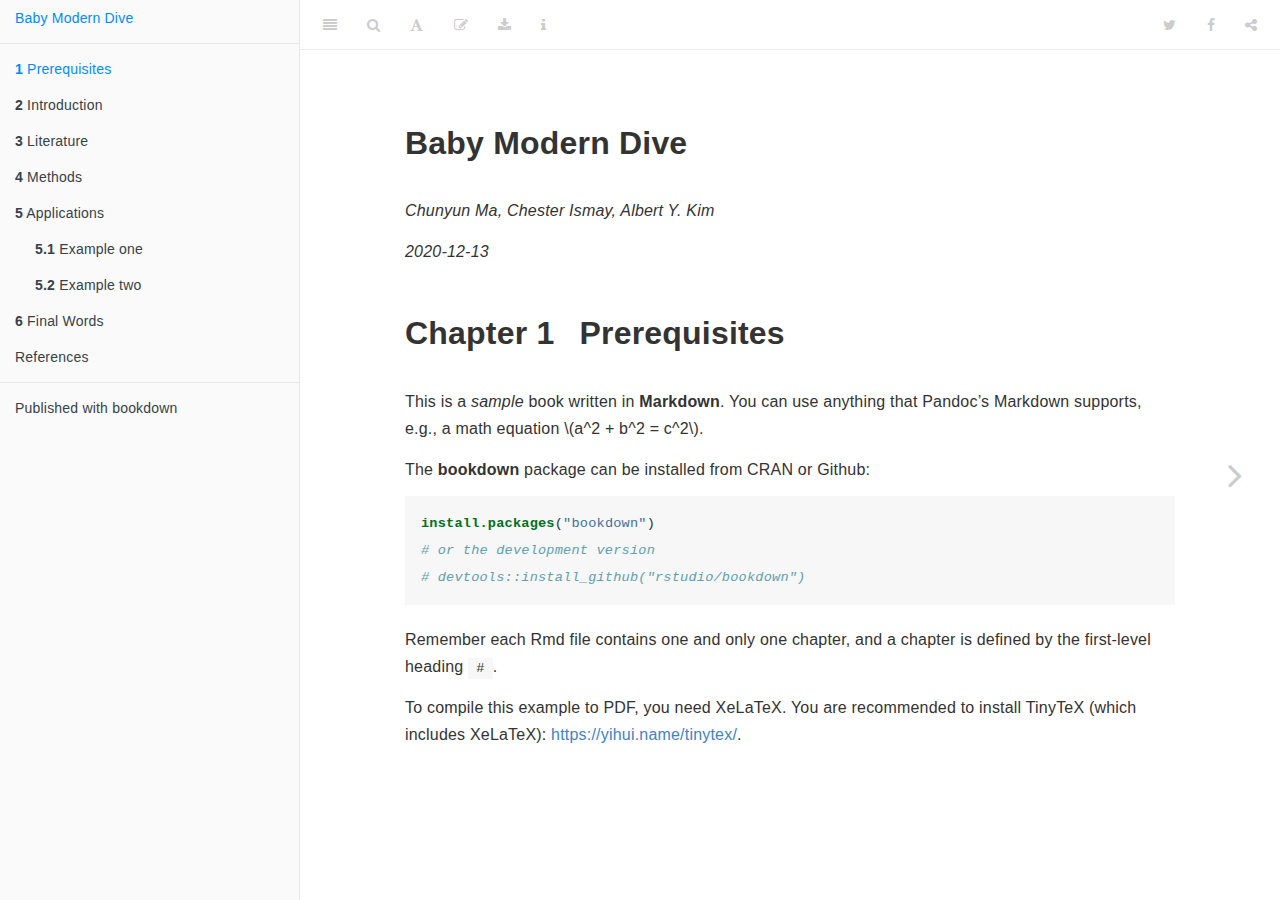
<file: index.html>
<!DOCTYPE html>
<html lang="" xml:lang="">
<head>

  <meta charset="utf-8" />
  <meta http-equiv="X-UA-Compatible" content="IE=edge" />
  <title>Baby Modern Dive</title>
  <meta name="description" content="Adapted Modern Dive for CGSC5101/HCIN5400" />
  <meta name="generator" content="bookdown 0.21 and GitBook 2.6.7" />

  <meta property="og:title" content="Baby Modern Dive" />
  <meta property="og:type" content="book" />
  <meta property="og:url" content="https://.chunyunma.me" />
  
  <meta property="og:description" content="Adapted Modern Dive for CGSC5101/HCIN5400" />
  <meta name="github-repo" content="chunyunma/baby-modern-dive" />

  <meta name="twitter:card" content="summary" />
  <meta name="twitter:title" content="Baby Modern Dive" />
  
  <meta name="twitter:description" content="Adapted Modern Dive for CGSC5101/HCIN5400" />
  

<meta name="author" content="Chunyun Ma, Chester Ismay, Albert Y. Kim" />


<meta name="date" content="2020-12-13" />

  <meta name="viewport" content="width=device-width, initial-scale=1" />
  <meta name="apple-mobile-web-app-capable" content="yes" />
  <meta name="apple-mobile-web-app-status-bar-style" content="black" />
  
  

<link rel="next" href="intro.html"/>
<script src="libs/header-attrs-2.5/header-attrs.js"></script>
<script src="libs/jquery-2.2.3/jquery.min.js"></script>
<link href="libs/gitbook-2.6.7/css/style.css" rel="stylesheet" />
<link href="libs/gitbook-2.6.7/css/plugin-table.css" rel="stylesheet" />
<link href="libs/gitbook-2.6.7/css/plugin-bookdown.css" rel="stylesheet" />
<link href="libs/gitbook-2.6.7/css/plugin-highlight.css" rel="stylesheet" />
<link href="libs/gitbook-2.6.7/css/plugin-search.css" rel="stylesheet" />
<link href="libs/gitbook-2.6.7/css/plugin-fontsettings.css" rel="stylesheet" />
<link href="libs/gitbook-2.6.7/css/plugin-clipboard.css" rel="stylesheet" />









<script src="libs/accessible-code-block-0.0.1/empty-anchor.js"></script>
<link href="libs/anchor-sections-1.0/anchor-sections.css" rel="stylesheet" />
<script src="libs/anchor-sections-1.0/anchor-sections.js"></script>


<style type="text/css">
pre > code.sourceCode { white-space: pre; position: relative; }
pre > code.sourceCode > span { display: inline-block; line-height: 1.25; }
pre > code.sourceCode > span:empty { height: 1.2em; }
code.sourceCode > span { color: inherit; text-decoration: inherit; }
pre.sourceCode { margin: 0; }
@media screen {
div.sourceCode { overflow: auto; }
}
@media print {
pre > code.sourceCode { white-space: pre-wrap; }
pre > code.sourceCode > span { text-indent: -5em; padding-left: 5em; }
}
pre.numberSource code
  { counter-reset: source-line 0; }
pre.numberSource code > span
  { position: relative; left: -4em; counter-increment: source-line; }
pre.numberSource code > span > a:first-child::before
  { content: counter(source-line);
    position: relative; left: -1em; text-align: right; vertical-align: baseline;
    border: none; display: inline-block;
    -webkit-touch-callout: none; -webkit-user-select: none;
    -khtml-user-select: none; -moz-user-select: none;
    -ms-user-select: none; user-select: none;
    padding: 0 4px; width: 4em;
    color: #aaaaaa;
  }
pre.numberSource { margin-left: 3em; border-left: 1px solid #aaaaaa;  padding-left: 4px; }
div.sourceCode
  {   }
@media screen {
pre > code.sourceCode > span > a:first-child::before { text-decoration: underline; }
}
code span.al { color: #ff0000; font-weight: bold; } /* Alert */
code span.an { color: #60a0b0; font-weight: bold; font-style: italic; } /* Annotation */
code span.at { color: #7d9029; } /* Attribute */
code span.bn { color: #40a070; } /* BaseN */
code span.bu { } /* BuiltIn */
code span.cf { color: #007020; font-weight: bold; } /* ControlFlow */
code span.ch { color: #4070a0; } /* Char */
code span.cn { color: #880000; } /* Constant */
code span.co { color: #60a0b0; font-style: italic; } /* Comment */
code span.cv { color: #60a0b0; font-weight: bold; font-style: italic; } /* CommentVar */
code span.do { color: #ba2121; font-style: italic; } /* Documentation */
code span.dt { color: #902000; } /* DataType */
code span.dv { color: #40a070; } /* DecVal */
code span.er { color: #ff0000; font-weight: bold; } /* Error */
code span.ex { } /* Extension */
code span.fl { color: #40a070; } /* Float */
code span.fu { color: #06287e; } /* Function */
code span.im { } /* Import */
code span.in { color: #60a0b0; font-weight: bold; font-style: italic; } /* Information */
code span.kw { color: #007020; font-weight: bold; } /* Keyword */
code span.op { color: #666666; } /* Operator */
code span.ot { color: #007020; } /* Other */
code span.pp { color: #bc7a00; } /* Preprocessor */
code span.sc { color: #4070a0; } /* SpecialChar */
code span.ss { color: #bb6688; } /* SpecialString */
code span.st { color: #4070a0; } /* String */
code span.va { color: #19177c; } /* Variable */
code span.vs { color: #4070a0; } /* VerbatimString */
code span.wa { color: #60a0b0; font-weight: bold; font-style: italic; } /* Warning */
</style>

<link rel="stylesheet" href="style.css" type="text/css" />
</head>

<body>



  <div class="book without-animation with-summary font-size-2 font-family-1" data-basepath=".">

    <div class="book-summary">
      <nav role="navigation">

<ul class="summary">
<li><a href="./">Baby Modern Dive</a></li>

<li class="divider"></li>
<li class="chapter" data-level="1" data-path="index.html"><a href="index.html"><i class="fa fa-check"></i><b>1</b> Prerequisites</a></li>
<li class="chapter" data-level="2" data-path="intro.html"><a href="intro.html"><i class="fa fa-check"></i><b>2</b> Introduction</a></li>
<li class="chapter" data-level="3" data-path="literature.html"><a href="literature.html"><i class="fa fa-check"></i><b>3</b> Literature</a></li>
<li class="chapter" data-level="4" data-path="methods.html"><a href="methods.html"><i class="fa fa-check"></i><b>4</b> Methods</a></li>
<li class="chapter" data-level="5" data-path="applications.html"><a href="applications.html"><i class="fa fa-check"></i><b>5</b> Applications</a>
<ul>
<li class="chapter" data-level="5.1" data-path="applications.html"><a href="applications.html#example-one"><i class="fa fa-check"></i><b>5.1</b> Example one</a></li>
<li class="chapter" data-level="5.2" data-path="applications.html"><a href="applications.html#example-two"><i class="fa fa-check"></i><b>5.2</b> Example two</a></li>
</ul></li>
<li class="chapter" data-level="6" data-path="final-words.html"><a href="final-words.html"><i class="fa fa-check"></i><b>6</b> Final Words</a></li>
<li class="chapter" data-level="" data-path="references.html"><a href="references.html"><i class="fa fa-check"></i>References</a></li>
<li class="divider"></li>
<li><a href="https://github.com/rstudio/bookdown" target="blank">Published with bookdown</a></li>

</ul>

      </nav>
    </div>

    <div class="book-body">
      <div class="body-inner">
        <div class="book-header" role="navigation">
          <h1>
            <i class="fa fa-circle-o-notch fa-spin"></i><a href="./">Baby Modern Dive</a>
          </h1>
        </div>

        <div class="page-wrapper" tabindex="-1" role="main">
          <div class="page-inner">

            <section class="normal" id="section-">
<div id="header">
<h1 class="title">Baby Modern Dive</h1>
<p class="author"><em>Chunyun Ma, Chester Ismay, Albert Y. Kim</em></p>
<p class="date"><em>2020-12-13</em></p>
</div>
<div id="prerequisites" class="section level1" number="1">
<h1><span class="header-section-number">Chapter 1</span> Prerequisites</h1>
<p>This is a <em>sample</em> book written in <strong>Markdown</strong>. You can use anything that Pandoc’s Markdown supports, e.g., a math equation <span class="math inline">\(a^2 + b^2 = c^2\)</span>.</p>
<p>The <strong>bookdown</strong> package can be installed from CRAN or Github:</p>
<div class="sourceCode" id="cb1"><pre class="sourceCode r"><code class="sourceCode r"><span id="cb1-1"><a href="index.html#cb1-1"></a><span class="kw">install.packages</span>(<span class="st">&quot;bookdown&quot;</span>)</span>
<span id="cb1-2"><a href="index.html#cb1-2"></a><span class="co"># or the development version</span></span>
<span id="cb1-3"><a href="index.html#cb1-3"></a><span class="co"># devtools::install_github(&quot;rstudio/bookdown&quot;)</span></span></code></pre></div>
<p>Remember each Rmd file contains one and only one chapter, and a chapter is defined by the first-level heading <code>#</code>.</p>
<p>To compile this example to PDF, you need XeLaTeX. You are recommended to install TinyTeX (which includes XeLaTeX): <a href="https://yihui.name/tinytex/" class="uri">https://yihui.name/tinytex/</a>.</p>

</div>
            </section>

          </div>
        </div>
      </div>

<a href="intro.html" class="navigation navigation-next navigation-unique" aria-label="Next page"><i class="fa fa-angle-right"></i></a>
    </div>
  </div>
<script src="libs/gitbook-2.6.7/js/app.min.js"></script>
<script src="libs/gitbook-2.6.7/js/lunr.js"></script>
<script src="libs/gitbook-2.6.7/js/clipboard.min.js"></script>
<script src="libs/gitbook-2.6.7/js/plugin-search.js"></script>
<script src="libs/gitbook-2.6.7/js/plugin-sharing.js"></script>
<script src="libs/gitbook-2.6.7/js/plugin-fontsettings.js"></script>
<script src="libs/gitbook-2.6.7/js/plugin-bookdown.js"></script>
<script src="libs/gitbook-2.6.7/js/jquery.highlight.js"></script>
<script src="libs/gitbook-2.6.7/js/plugin-clipboard.js"></script>
<script>
gitbook.require(["gitbook"], function(gitbook) {
gitbook.start({
"sharing": {
"github": false,
"facebook": true,
"twitter": true,
"linkedin": false,
"weibo": false,
"instapaper": false,
"vk": false,
"all": ["facebook", "twitter", "linkedin", "weibo", "instapaper"]
},
"fontsettings": {
"theme": "white",
"family": "sans",
"size": 2
},
"edit": {
"link": "https://github.com/rstudio/bookdown-demo/edit/master/index.Rmd",
"text": "Edit"
},
"history": {
"link": null,
"text": null
},
"view": {
"link": null,
"text": null
},
"download": ["baby-modern-dive.pdf", "baby-modern-dive.epub"],
"toc": {
"collapse": "subsection"
}
});
});
</script>

<!-- dynamically load mathjax for compatibility with self-contained -->
<script>
  (function () {
    var script = document.createElement("script");
    script.type = "text/javascript";
    var src = "true";
    if (src === "" || src === "true") src = "https://mathjax.rstudio.com/latest/MathJax.js?config=TeX-MML-AM_CHTML";
    if (location.protocol !== "file:")
      if (/^https?:/.test(src))
        src = src.replace(/^https?:/, '');
    script.src = src;
    document.getElementsByTagName("head")[0].appendChild(script);
  })();
</script>
</body>

</html>
</file>
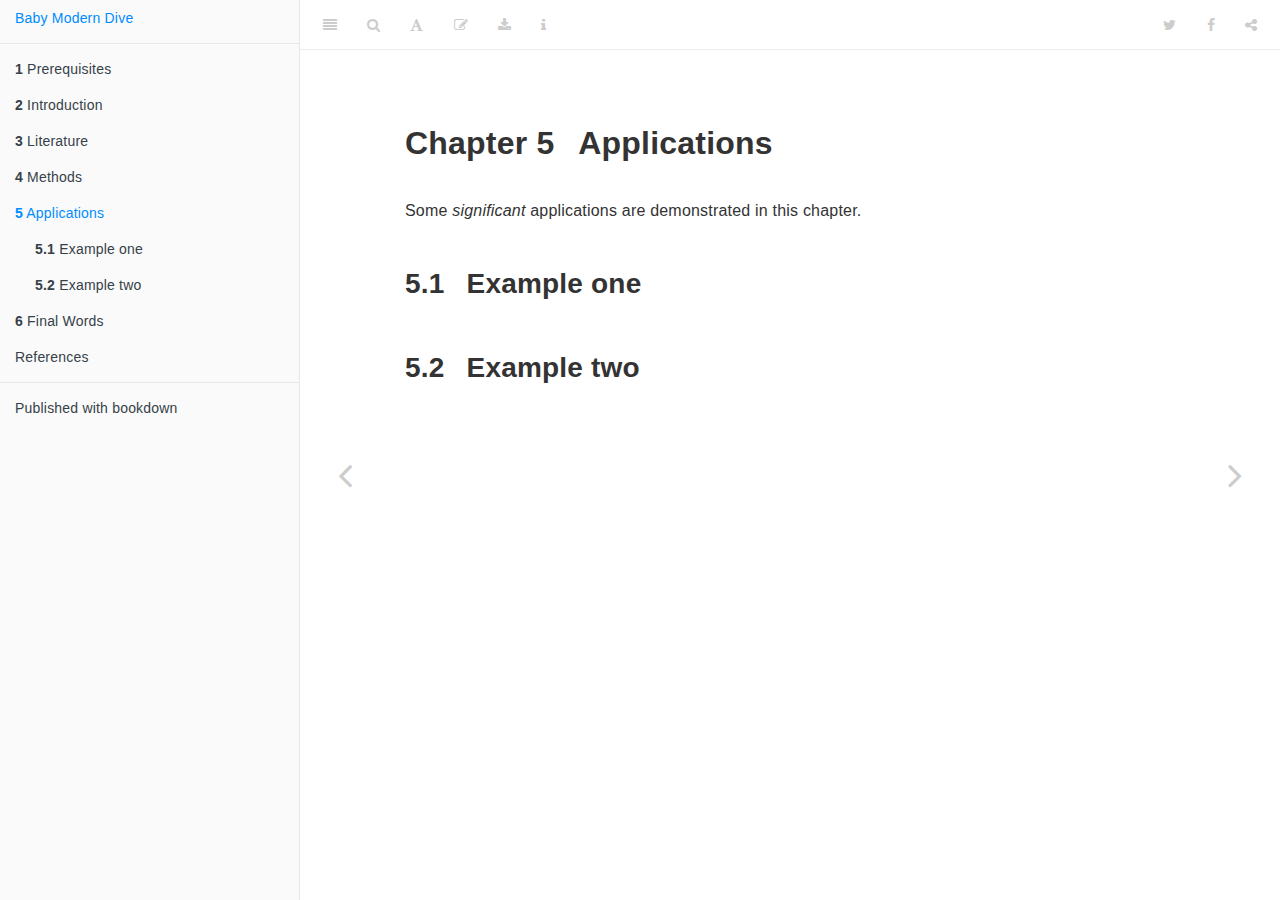
<file: applications.html>
<!DOCTYPE html>
<html lang="" xml:lang="">
<head>

  <meta charset="utf-8" />
  <meta http-equiv="X-UA-Compatible" content="IE=edge" />
  <title>Chapter 5 Applications | Baby Modern Dive</title>
  <meta name="description" content="Adapted Modern Dive for CGSC5101/HCIN5400" />
  <meta name="generator" content="bookdown 0.21 and GitBook 2.6.7" />

  <meta property="og:title" content="Chapter 5 Applications | Baby Modern Dive" />
  <meta property="og:type" content="book" />
  <meta property="og:url" content="https://.chunyunma.me" />
  
  <meta property="og:description" content="Adapted Modern Dive for CGSC5101/HCIN5400" />
  <meta name="github-repo" content="chunyunma/baby-modern-dive" />

  <meta name="twitter:card" content="summary" />
  <meta name="twitter:title" content="Chapter 5 Applications | Baby Modern Dive" />
  
  <meta name="twitter:description" content="Adapted Modern Dive for CGSC5101/HCIN5400" />
  

<meta name="author" content="Chunyun Ma, Chester Ismay, Albert Y. Kim" />


<meta name="date" content="2020-12-13" />

  <meta name="viewport" content="width=device-width, initial-scale=1" />
  <meta name="apple-mobile-web-app-capable" content="yes" />
  <meta name="apple-mobile-web-app-status-bar-style" content="black" />
  
  
<link rel="prev" href="methods.html"/>
<link rel="next" href="final-words.html"/>
<script src="libs/header-attrs-2.5/header-attrs.js"></script>
<script src="libs/jquery-2.2.3/jquery.min.js"></script>
<link href="libs/gitbook-2.6.7/css/style.css" rel="stylesheet" />
<link href="libs/gitbook-2.6.7/css/plugin-table.css" rel="stylesheet" />
<link href="libs/gitbook-2.6.7/css/plugin-bookdown.css" rel="stylesheet" />
<link href="libs/gitbook-2.6.7/css/plugin-highlight.css" rel="stylesheet" />
<link href="libs/gitbook-2.6.7/css/plugin-search.css" rel="stylesheet" />
<link href="libs/gitbook-2.6.7/css/plugin-fontsettings.css" rel="stylesheet" />
<link href="libs/gitbook-2.6.7/css/plugin-clipboard.css" rel="stylesheet" />









<script src="libs/accessible-code-block-0.0.1/empty-anchor.js"></script>
<link href="libs/anchor-sections-1.0/anchor-sections.css" rel="stylesheet" />
<script src="libs/anchor-sections-1.0/anchor-sections.js"></script>


<style type="text/css">
pre > code.sourceCode { white-space: pre; position: relative; }
pre > code.sourceCode > span { display: inline-block; line-height: 1.25; }
pre > code.sourceCode > span:empty { height: 1.2em; }
code.sourceCode > span { color: inherit; text-decoration: inherit; }
pre.sourceCode { margin: 0; }
@media screen {
div.sourceCode { overflow: auto; }
}
@media print {
pre > code.sourceCode { white-space: pre-wrap; }
pre > code.sourceCode > span { text-indent: -5em; padding-left: 5em; }
}
pre.numberSource code
  { counter-reset: source-line 0; }
pre.numberSource code > span
  { position: relative; left: -4em; counter-increment: source-line; }
pre.numberSource code > span > a:first-child::before
  { content: counter(source-line);
    position: relative; left: -1em; text-align: right; vertical-align: baseline;
    border: none; display: inline-block;
    -webkit-touch-callout: none; -webkit-user-select: none;
    -khtml-user-select: none; -moz-user-select: none;
    -ms-user-select: none; user-select: none;
    padding: 0 4px; width: 4em;
    color: #aaaaaa;
  }
pre.numberSource { margin-left: 3em; border-left: 1px solid #aaaaaa;  padding-left: 4px; }
div.sourceCode
  {   }
@media screen {
pre > code.sourceCode > span > a:first-child::before { text-decoration: underline; }
}
code span.al { color: #ff0000; font-weight: bold; } /* Alert */
code span.an { color: #60a0b0; font-weight: bold; font-style: italic; } /* Annotation */
code span.at { color: #7d9029; } /* Attribute */
code span.bn { color: #40a070; } /* BaseN */
code span.bu { } /* BuiltIn */
code span.cf { color: #007020; font-weight: bold; } /* ControlFlow */
code span.ch { color: #4070a0; } /* Char */
code span.cn { color: #880000; } /* Constant */
code span.co { color: #60a0b0; font-style: italic; } /* Comment */
code span.cv { color: #60a0b0; font-weight: bold; font-style: italic; } /* CommentVar */
code span.do { color: #ba2121; font-style: italic; } /* Documentation */
code span.dt { color: #902000; } /* DataType */
code span.dv { color: #40a070; } /* DecVal */
code span.er { color: #ff0000; font-weight: bold; } /* Error */
code span.ex { } /* Extension */
code span.fl { color: #40a070; } /* Float */
code span.fu { color: #06287e; } /* Function */
code span.im { } /* Import */
code span.in { color: #60a0b0; font-weight: bold; font-style: italic; } /* Information */
code span.kw { color: #007020; font-weight: bold; } /* Keyword */
code span.op { color: #666666; } /* Operator */
code span.ot { color: #007020; } /* Other */
code span.pp { color: #bc7a00; } /* Preprocessor */
code span.sc { color: #4070a0; } /* SpecialChar */
code span.ss { color: #bb6688; } /* SpecialString */
code span.st { color: #4070a0; } /* String */
code span.va { color: #19177c; } /* Variable */
code span.vs { color: #4070a0; } /* VerbatimString */
code span.wa { color: #60a0b0; font-weight: bold; font-style: italic; } /* Warning */
</style>

<link rel="stylesheet" href="style.css" type="text/css" />
</head>

<body>



  <div class="book without-animation with-summary font-size-2 font-family-1" data-basepath=".">

    <div class="book-summary">
      <nav role="navigation">

<ul class="summary">
<li><a href="./">Baby Modern Dive</a></li>

<li class="divider"></li>
<li class="chapter" data-level="1" data-path="index.html"><a href="index.html"><i class="fa fa-check"></i><b>1</b> Prerequisites</a></li>
<li class="chapter" data-level="2" data-path="intro.html"><a href="intro.html"><i class="fa fa-check"></i><b>2</b> Introduction</a></li>
<li class="chapter" data-level="3" data-path="literature.html"><a href="literature.html"><i class="fa fa-check"></i><b>3</b> Literature</a></li>
<li class="chapter" data-level="4" data-path="methods.html"><a href="methods.html"><i class="fa fa-check"></i><b>4</b> Methods</a></li>
<li class="chapter" data-level="5" data-path="applications.html"><a href="applications.html"><i class="fa fa-check"></i><b>5</b> Applications</a>
<ul>
<li class="chapter" data-level="5.1" data-path="applications.html"><a href="applications.html#example-one"><i class="fa fa-check"></i><b>5.1</b> Example one</a></li>
<li class="chapter" data-level="5.2" data-path="applications.html"><a href="applications.html#example-two"><i class="fa fa-check"></i><b>5.2</b> Example two</a></li>
</ul></li>
<li class="chapter" data-level="6" data-path="final-words.html"><a href="final-words.html"><i class="fa fa-check"></i><b>6</b> Final Words</a></li>
<li class="chapter" data-level="" data-path="references.html"><a href="references.html"><i class="fa fa-check"></i>References</a></li>
<li class="divider"></li>
<li><a href="https://github.com/rstudio/bookdown" target="blank">Published with bookdown</a></li>

</ul>

      </nav>
    </div>

    <div class="book-body">
      <div class="body-inner">
        <div class="book-header" role="navigation">
          <h1>
            <i class="fa fa-circle-o-notch fa-spin"></i><a href="./">Baby Modern Dive</a>
          </h1>
        </div>

        <div class="page-wrapper" tabindex="-1" role="main">
          <div class="page-inner">

            <section class="normal" id="section-">
<div id="applications" class="section level1" number="5">
<h1><span class="header-section-number">Chapter 5</span> Applications</h1>
<p>Some <em>significant</em> applications are demonstrated in this chapter.</p>
<div id="example-one" class="section level2" number="5.1">
<h2><span class="header-section-number">5.1</span> Example one</h2>
</div>
<div id="example-two" class="section level2" number="5.2">
<h2><span class="header-section-number">5.2</span> Example two</h2>

</div>
</div>
            </section>

          </div>
        </div>
      </div>
<a href="methods.html" class="navigation navigation-prev " aria-label="Previous page"><i class="fa fa-angle-left"></i></a>
<a href="final-words.html" class="navigation navigation-next " aria-label="Next page"><i class="fa fa-angle-right"></i></a>
    </div>
  </div>
<script src="libs/gitbook-2.6.7/js/app.min.js"></script>
<script src="libs/gitbook-2.6.7/js/lunr.js"></script>
<script src="libs/gitbook-2.6.7/js/clipboard.min.js"></script>
<script src="libs/gitbook-2.6.7/js/plugin-search.js"></script>
<script src="libs/gitbook-2.6.7/js/plugin-sharing.js"></script>
<script src="libs/gitbook-2.6.7/js/plugin-fontsettings.js"></script>
<script src="libs/gitbook-2.6.7/js/plugin-bookdown.js"></script>
<script src="libs/gitbook-2.6.7/js/jquery.highlight.js"></script>
<script src="libs/gitbook-2.6.7/js/plugin-clipboard.js"></script>
<script>
gitbook.require(["gitbook"], function(gitbook) {
gitbook.start({
"sharing": {
"github": false,
"facebook": true,
"twitter": true,
"linkedin": false,
"weibo": false,
"instapaper": false,
"vk": false,
"all": ["facebook", "twitter", "linkedin", "weibo", "instapaper"]
},
"fontsettings": {
"theme": "white",
"family": "sans",
"size": 2
},
"edit": {
"link": "https://github.com/rstudio/bookdown-demo/edit/master/content/04-application.Rmd",
"text": "Edit"
},
"history": {
"link": null,
"text": null
},
"view": {
"link": null,
"text": null
},
"download": ["baby-modern-dive.pdf", "baby-modern-dive.epub"],
"toc": {
"collapse": "subsection"
}
});
});
</script>

<!-- dynamically load mathjax for compatibility with self-contained -->
<script>
  (function () {
    var script = document.createElement("script");
    script.type = "text/javascript";
    var src = "true";
    if (src === "" || src === "true") src = "https://mathjax.rstudio.com/latest/MathJax.js?config=TeX-MML-AM_CHTML";
    if (location.protocol !== "file:")
      if (/^https?:/.test(src))
        src = src.replace(/^https?:/, '');
    script.src = src;
    document.getElementsByTagName("head")[0].appendChild(script);
  })();
</script>
</body>

</html>
</file>
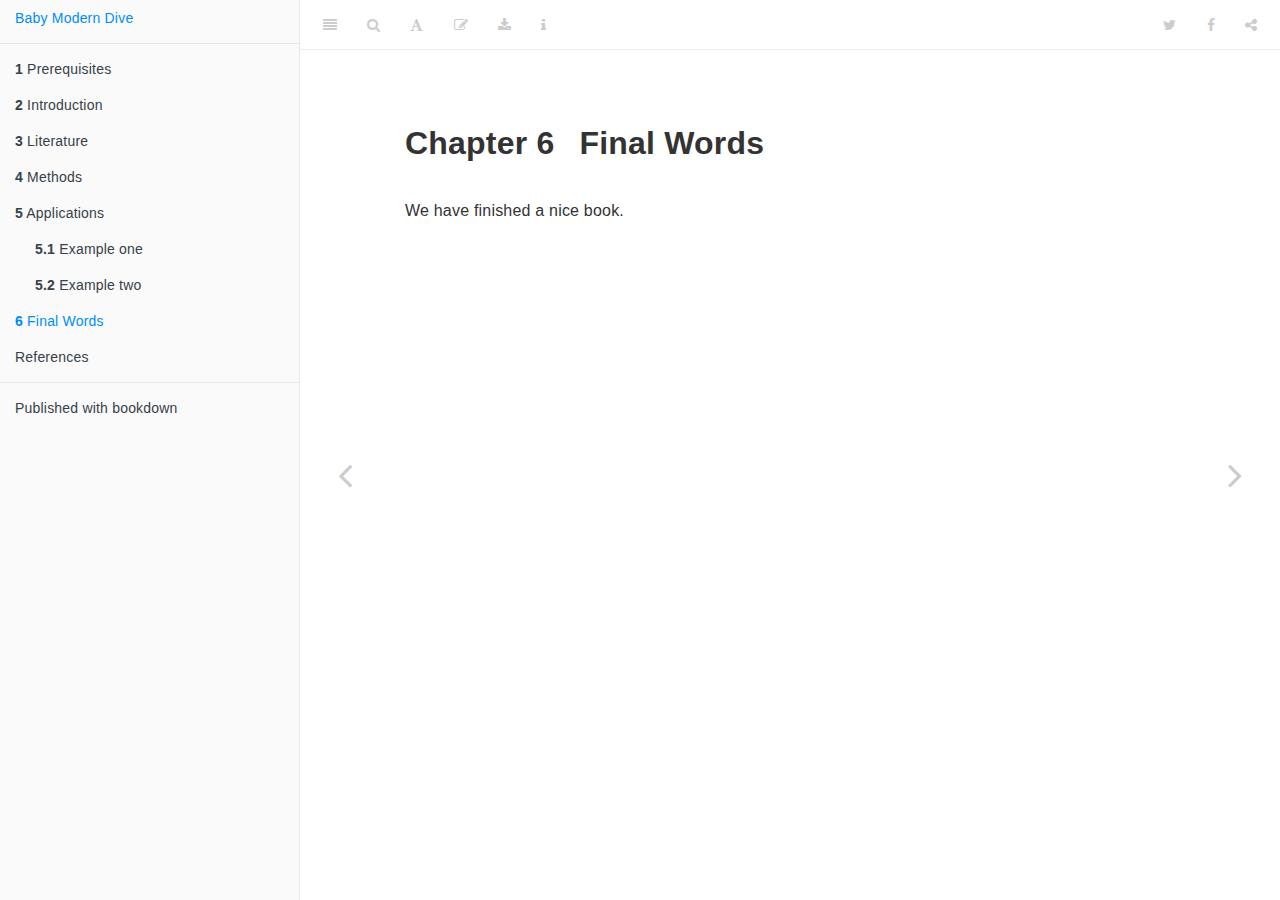
<file: final-words.html>
<!DOCTYPE html>
<html lang="" xml:lang="">
<head>

  <meta charset="utf-8" />
  <meta http-equiv="X-UA-Compatible" content="IE=edge" />
  <title>Chapter 6 Final Words | Baby Modern Dive</title>
  <meta name="description" content="Adapted Modern Dive for CGSC5101/HCIN5400" />
  <meta name="generator" content="bookdown 0.21 and GitBook 2.6.7" />

  <meta property="og:title" content="Chapter 6 Final Words | Baby Modern Dive" />
  <meta property="og:type" content="book" />
  <meta property="og:url" content="https://.chunyunma.me" />
  
  <meta property="og:description" content="Adapted Modern Dive for CGSC5101/HCIN5400" />
  <meta name="github-repo" content="chunyunma/baby-modern-dive" />

  <meta name="twitter:card" content="summary" />
  <meta name="twitter:title" content="Chapter 6 Final Words | Baby Modern Dive" />
  
  <meta name="twitter:description" content="Adapted Modern Dive for CGSC5101/HCIN5400" />
  

<meta name="author" content="Chunyun Ma, Chester Ismay, Albert Y. Kim" />


<meta name="date" content="2020-12-13" />

  <meta name="viewport" content="width=device-width, initial-scale=1" />
  <meta name="apple-mobile-web-app-capable" content="yes" />
  <meta name="apple-mobile-web-app-status-bar-style" content="black" />
  
  
<link rel="prev" href="applications.html"/>
<link rel="next" href="references.html"/>
<script src="libs/header-attrs-2.5/header-attrs.js"></script>
<script src="libs/jquery-2.2.3/jquery.min.js"></script>
<link href="libs/gitbook-2.6.7/css/style.css" rel="stylesheet" />
<link href="libs/gitbook-2.6.7/css/plugin-table.css" rel="stylesheet" />
<link href="libs/gitbook-2.6.7/css/plugin-bookdown.css" rel="stylesheet" />
<link href="libs/gitbook-2.6.7/css/plugin-highlight.css" rel="stylesheet" />
<link href="libs/gitbook-2.6.7/css/plugin-search.css" rel="stylesheet" />
<link href="libs/gitbook-2.6.7/css/plugin-fontsettings.css" rel="stylesheet" />
<link href="libs/gitbook-2.6.7/css/plugin-clipboard.css" rel="stylesheet" />









<script src="libs/accessible-code-block-0.0.1/empty-anchor.js"></script>
<link href="libs/anchor-sections-1.0/anchor-sections.css" rel="stylesheet" />
<script src="libs/anchor-sections-1.0/anchor-sections.js"></script>


<style type="text/css">
pre > code.sourceCode { white-space: pre; position: relative; }
pre > code.sourceCode > span { display: inline-block; line-height: 1.25; }
pre > code.sourceCode > span:empty { height: 1.2em; }
code.sourceCode > span { color: inherit; text-decoration: inherit; }
pre.sourceCode { margin: 0; }
@media screen {
div.sourceCode { overflow: auto; }
}
@media print {
pre > code.sourceCode { white-space: pre-wrap; }
pre > code.sourceCode > span { text-indent: -5em; padding-left: 5em; }
}
pre.numberSource code
  { counter-reset: source-line 0; }
pre.numberSource code > span
  { position: relative; left: -4em; counter-increment: source-line; }
pre.numberSource code > span > a:first-child::before
  { content: counter(source-line);
    position: relative; left: -1em; text-align: right; vertical-align: baseline;
    border: none; display: inline-block;
    -webkit-touch-callout: none; -webkit-user-select: none;
    -khtml-user-select: none; -moz-user-select: none;
    -ms-user-select: none; user-select: none;
    padding: 0 4px; width: 4em;
    color: #aaaaaa;
  }
pre.numberSource { margin-left: 3em; border-left: 1px solid #aaaaaa;  padding-left: 4px; }
div.sourceCode
  {   }
@media screen {
pre > code.sourceCode > span > a:first-child::before { text-decoration: underline; }
}
code span.al { color: #ff0000; font-weight: bold; } /* Alert */
code span.an { color: #60a0b0; font-weight: bold; font-style: italic; } /* Annotation */
code span.at { color: #7d9029; } /* Attribute */
code span.bn { color: #40a070; } /* BaseN */
code span.bu { } /* BuiltIn */
code span.cf { color: #007020; font-weight: bold; } /* ControlFlow */
code span.ch { color: #4070a0; } /* Char */
code span.cn { color: #880000; } /* Constant */
code span.co { color: #60a0b0; font-style: italic; } /* Comment */
code span.cv { color: #60a0b0; font-weight: bold; font-style: italic; } /* CommentVar */
code span.do { color: #ba2121; font-style: italic; } /* Documentation */
code span.dt { color: #902000; } /* DataType */
code span.dv { color: #40a070; } /* DecVal */
code span.er { color: #ff0000; font-weight: bold; } /* Error */
code span.ex { } /* Extension */
code span.fl { color: #40a070; } /* Float */
code span.fu { color: #06287e; } /* Function */
code span.im { } /* Import */
code span.in { color: #60a0b0; font-weight: bold; font-style: italic; } /* Information */
code span.kw { color: #007020; font-weight: bold; } /* Keyword */
code span.op { color: #666666; } /* Operator */
code span.ot { color: #007020; } /* Other */
code span.pp { color: #bc7a00; } /* Preprocessor */
code span.sc { color: #4070a0; } /* SpecialChar */
code span.ss { color: #bb6688; } /* SpecialString */
code span.st { color: #4070a0; } /* String */
code span.va { color: #19177c; } /* Variable */
code span.vs { color: #4070a0; } /* VerbatimString */
code span.wa { color: #60a0b0; font-weight: bold; font-style: italic; } /* Warning */
</style>

<link rel="stylesheet" href="style.css" type="text/css" />
</head>

<body>



  <div class="book without-animation with-summary font-size-2 font-family-1" data-basepath=".">

    <div class="book-summary">
      <nav role="navigation">

<ul class="summary">
<li><a href="./">Baby Modern Dive</a></li>

<li class="divider"></li>
<li class="chapter" data-level="1" data-path="index.html"><a href="index.html"><i class="fa fa-check"></i><b>1</b> Prerequisites</a></li>
<li class="chapter" data-level="2" data-path="intro.html"><a href="intro.html"><i class="fa fa-check"></i><b>2</b> Introduction</a></li>
<li class="chapter" data-level="3" data-path="literature.html"><a href="literature.html"><i class="fa fa-check"></i><b>3</b> Literature</a></li>
<li class="chapter" data-level="4" data-path="methods.html"><a href="methods.html"><i class="fa fa-check"></i><b>4</b> Methods</a></li>
<li class="chapter" data-level="5" data-path="applications.html"><a href="applications.html"><i class="fa fa-check"></i><b>5</b> Applications</a>
<ul>
<li class="chapter" data-level="5.1" data-path="applications.html"><a href="applications.html#example-one"><i class="fa fa-check"></i><b>5.1</b> Example one</a></li>
<li class="chapter" data-level="5.2" data-path="applications.html"><a href="applications.html#example-two"><i class="fa fa-check"></i><b>5.2</b> Example two</a></li>
</ul></li>
<li class="chapter" data-level="6" data-path="final-words.html"><a href="final-words.html"><i class="fa fa-check"></i><b>6</b> Final Words</a></li>
<li class="chapter" data-level="" data-path="references.html"><a href="references.html"><i class="fa fa-check"></i>References</a></li>
<li class="divider"></li>
<li><a href="https://github.com/rstudio/bookdown" target="blank">Published with bookdown</a></li>

</ul>

      </nav>
    </div>

    <div class="book-body">
      <div class="body-inner">
        <div class="book-header" role="navigation">
          <h1>
            <i class="fa fa-circle-o-notch fa-spin"></i><a href="./">Baby Modern Dive</a>
          </h1>
        </div>

        <div class="page-wrapper" tabindex="-1" role="main">
          <div class="page-inner">

            <section class="normal" id="section-">
<div id="final-words" class="section level1" number="6">
<h1><span class="header-section-number">Chapter 6</span> Final Words</h1>
<p>We have finished a nice book.</p>

</div>
            </section>

          </div>
        </div>
      </div>
<a href="applications.html" class="navigation navigation-prev " aria-label="Previous page"><i class="fa fa-angle-left"></i></a>
<a href="references.html" class="navigation navigation-next " aria-label="Next page"><i class="fa fa-angle-right"></i></a>
    </div>
  </div>
<script src="libs/gitbook-2.6.7/js/app.min.js"></script>
<script src="libs/gitbook-2.6.7/js/lunr.js"></script>
<script src="libs/gitbook-2.6.7/js/clipboard.min.js"></script>
<script src="libs/gitbook-2.6.7/js/plugin-search.js"></script>
<script src="libs/gitbook-2.6.7/js/plugin-sharing.js"></script>
<script src="libs/gitbook-2.6.7/js/plugin-fontsettings.js"></script>
<script src="libs/gitbook-2.6.7/js/plugin-bookdown.js"></script>
<script src="libs/gitbook-2.6.7/js/jquery.highlight.js"></script>
<script src="libs/gitbook-2.6.7/js/plugin-clipboard.js"></script>
<script>
gitbook.require(["gitbook"], function(gitbook) {
gitbook.start({
"sharing": {
"github": false,
"facebook": true,
"twitter": true,
"linkedin": false,
"weibo": false,
"instapaper": false,
"vk": false,
"all": ["facebook", "twitter", "linkedin", "weibo", "instapaper"]
},
"fontsettings": {
"theme": "white",
"family": "sans",
"size": 2
},
"edit": {
"link": "https://github.com/rstudio/bookdown-demo/edit/master/content/05-summary.Rmd",
"text": "Edit"
},
"history": {
"link": null,
"text": null
},
"view": {
"link": null,
"text": null
},
"download": ["baby-modern-dive.pdf", "baby-modern-dive.epub"],
"toc": {
"collapse": "subsection"
}
});
});
</script>

<!-- dynamically load mathjax for compatibility with self-contained -->
<script>
  (function () {
    var script = document.createElement("script");
    script.type = "text/javascript";
    var src = "true";
    if (src === "" || src === "true") src = "https://mathjax.rstudio.com/latest/MathJax.js?config=TeX-MML-AM_CHTML";
    if (location.protocol !== "file:")
      if (/^https?:/.test(src))
        src = src.replace(/^https?:/, '');
    script.src = src;
    document.getElementsByTagName("head")[0].appendChild(script);
  })();
</script>
</body>

</html>
</file>
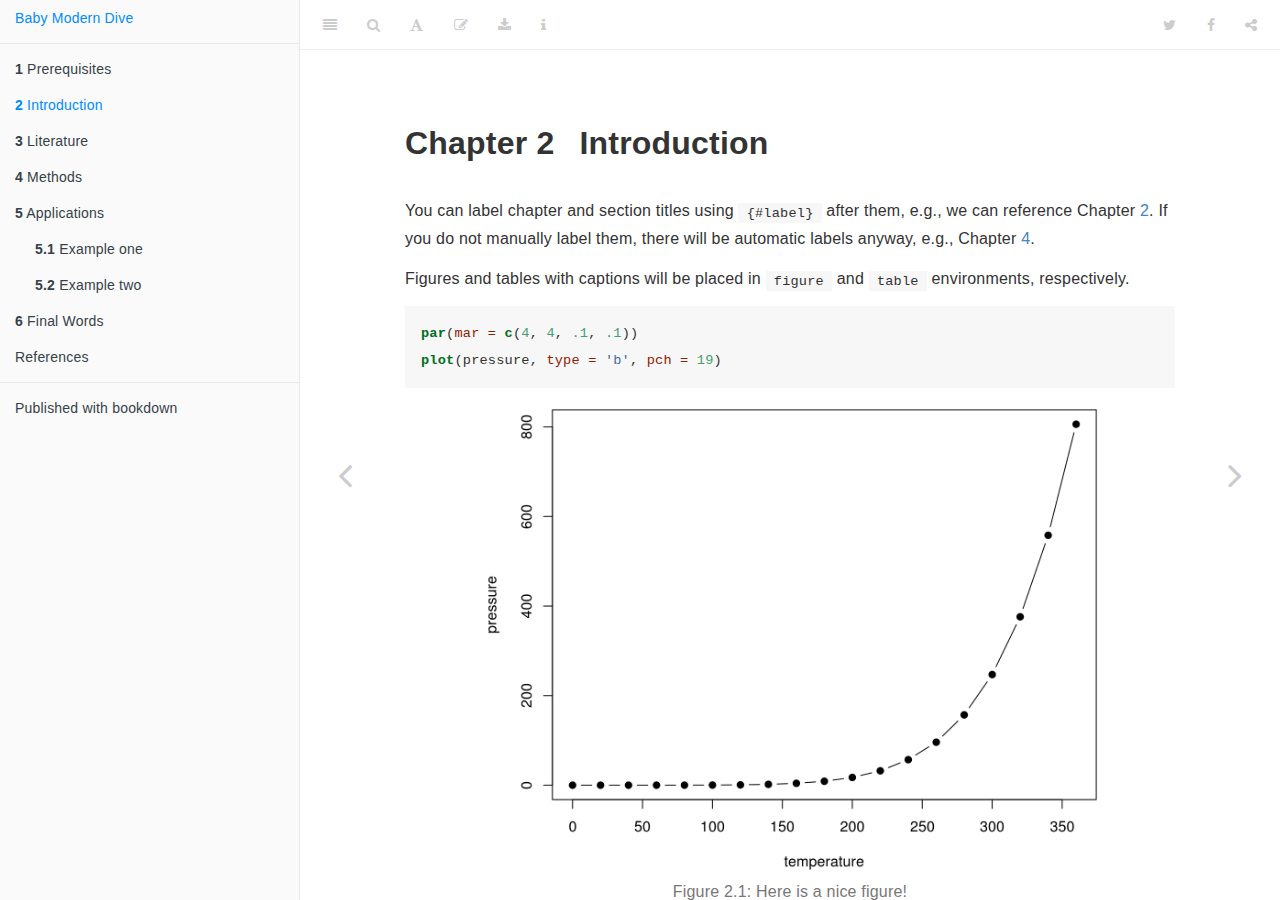
<file: intro.html>
<!DOCTYPE html>
<html lang="" xml:lang="">
<head>

  <meta charset="utf-8" />
  <meta http-equiv="X-UA-Compatible" content="IE=edge" />
  <title>Chapter 2 Introduction | Baby Modern Dive</title>
  <meta name="description" content="Adapted Modern Dive for CGSC5101/HCIN5400" />
  <meta name="generator" content="bookdown 0.21 and GitBook 2.6.7" />

  <meta property="og:title" content="Chapter 2 Introduction | Baby Modern Dive" />
  <meta property="og:type" content="book" />
  <meta property="og:url" content="https://.chunyunma.me" />
  
  <meta property="og:description" content="Adapted Modern Dive for CGSC5101/HCIN5400" />
  <meta name="github-repo" content="chunyunma/baby-modern-dive" />

  <meta name="twitter:card" content="summary" />
  <meta name="twitter:title" content="Chapter 2 Introduction | Baby Modern Dive" />
  
  <meta name="twitter:description" content="Adapted Modern Dive for CGSC5101/HCIN5400" />
  

<meta name="author" content="Chunyun Ma, Chester Ismay, Albert Y. Kim" />


<meta name="date" content="2020-12-13" />

  <meta name="viewport" content="width=device-width, initial-scale=1" />
  <meta name="apple-mobile-web-app-capable" content="yes" />
  <meta name="apple-mobile-web-app-status-bar-style" content="black" />
  
  
<link rel="prev" href="index.html"/>
<link rel="next" href="literature.html"/>
<script src="libs/header-attrs-2.5/header-attrs.js"></script>
<script src="libs/jquery-2.2.3/jquery.min.js"></script>
<link href="libs/gitbook-2.6.7/css/style.css" rel="stylesheet" />
<link href="libs/gitbook-2.6.7/css/plugin-table.css" rel="stylesheet" />
<link href="libs/gitbook-2.6.7/css/plugin-bookdown.css" rel="stylesheet" />
<link href="libs/gitbook-2.6.7/css/plugin-highlight.css" rel="stylesheet" />
<link href="libs/gitbook-2.6.7/css/plugin-search.css" rel="stylesheet" />
<link href="libs/gitbook-2.6.7/css/plugin-fontsettings.css" rel="stylesheet" />
<link href="libs/gitbook-2.6.7/css/plugin-clipboard.css" rel="stylesheet" />









<script src="libs/accessible-code-block-0.0.1/empty-anchor.js"></script>
<link href="libs/anchor-sections-1.0/anchor-sections.css" rel="stylesheet" />
<script src="libs/anchor-sections-1.0/anchor-sections.js"></script>


<style type="text/css">
pre > code.sourceCode { white-space: pre; position: relative; }
pre > code.sourceCode > span { display: inline-block; line-height: 1.25; }
pre > code.sourceCode > span:empty { height: 1.2em; }
code.sourceCode > span { color: inherit; text-decoration: inherit; }
pre.sourceCode { margin: 0; }
@media screen {
div.sourceCode { overflow: auto; }
}
@media print {
pre > code.sourceCode { white-space: pre-wrap; }
pre > code.sourceCode > span { text-indent: -5em; padding-left: 5em; }
}
pre.numberSource code
  { counter-reset: source-line 0; }
pre.numberSource code > span
  { position: relative; left: -4em; counter-increment: source-line; }
pre.numberSource code > span > a:first-child::before
  { content: counter(source-line);
    position: relative; left: -1em; text-align: right; vertical-align: baseline;
    border: none; display: inline-block;
    -webkit-touch-callout: none; -webkit-user-select: none;
    -khtml-user-select: none; -moz-user-select: none;
    -ms-user-select: none; user-select: none;
    padding: 0 4px; width: 4em;
    color: #aaaaaa;
  }
pre.numberSource { margin-left: 3em; border-left: 1px solid #aaaaaa;  padding-left: 4px; }
div.sourceCode
  {   }
@media screen {
pre > code.sourceCode > span > a:first-child::before { text-decoration: underline; }
}
code span.al { color: #ff0000; font-weight: bold; } /* Alert */
code span.an { color: #60a0b0; font-weight: bold; font-style: italic; } /* Annotation */
code span.at { color: #7d9029; } /* Attribute */
code span.bn { color: #40a070; } /* BaseN */
code span.bu { } /* BuiltIn */
code span.cf { color: #007020; font-weight: bold; } /* ControlFlow */
code span.ch { color: #4070a0; } /* Char */
code span.cn { color: #880000; } /* Constant */
code span.co { color: #60a0b0; font-style: italic; } /* Comment */
code span.cv { color: #60a0b0; font-weight: bold; font-style: italic; } /* CommentVar */
code span.do { color: #ba2121; font-style: italic; } /* Documentation */
code span.dt { color: #902000; } /* DataType */
code span.dv { color: #40a070; } /* DecVal */
code span.er { color: #ff0000; font-weight: bold; } /* Error */
code span.ex { } /* Extension */
code span.fl { color: #40a070; } /* Float */
code span.fu { color: #06287e; } /* Function */
code span.im { } /* Import */
code span.in { color: #60a0b0; font-weight: bold; font-style: italic; } /* Information */
code span.kw { color: #007020; font-weight: bold; } /* Keyword */
code span.op { color: #666666; } /* Operator */
code span.ot { color: #007020; } /* Other */
code span.pp { color: #bc7a00; } /* Preprocessor */
code span.sc { color: #4070a0; } /* SpecialChar */
code span.ss { color: #bb6688; } /* SpecialString */
code span.st { color: #4070a0; } /* String */
code span.va { color: #19177c; } /* Variable */
code span.vs { color: #4070a0; } /* VerbatimString */
code span.wa { color: #60a0b0; font-weight: bold; font-style: italic; } /* Warning */
</style>

<link rel="stylesheet" href="style.css" type="text/css" />
</head>

<body>



  <div class="book without-animation with-summary font-size-2 font-family-1" data-basepath=".">

    <div class="book-summary">
      <nav role="navigation">

<ul class="summary">
<li><a href="./">Baby Modern Dive</a></li>

<li class="divider"></li>
<li class="chapter" data-level="1" data-path="index.html"><a href="index.html"><i class="fa fa-check"></i><b>1</b> Prerequisites</a></li>
<li class="chapter" data-level="2" data-path="intro.html"><a href="intro.html"><i class="fa fa-check"></i><b>2</b> Introduction</a></li>
<li class="chapter" data-level="3" data-path="literature.html"><a href="literature.html"><i class="fa fa-check"></i><b>3</b> Literature</a></li>
<li class="chapter" data-level="4" data-path="methods.html"><a href="methods.html"><i class="fa fa-check"></i><b>4</b> Methods</a></li>
<li class="chapter" data-level="5" data-path="applications.html"><a href="applications.html"><i class="fa fa-check"></i><b>5</b> Applications</a>
<ul>
<li class="chapter" data-level="5.1" data-path="applications.html"><a href="applications.html#example-one"><i class="fa fa-check"></i><b>5.1</b> Example one</a></li>
<li class="chapter" data-level="5.2" data-path="applications.html"><a href="applications.html#example-two"><i class="fa fa-check"></i><b>5.2</b> Example two</a></li>
</ul></li>
<li class="chapter" data-level="6" data-path="final-words.html"><a href="final-words.html"><i class="fa fa-check"></i><b>6</b> Final Words</a></li>
<li class="chapter" data-level="" data-path="references.html"><a href="references.html"><i class="fa fa-check"></i>References</a></li>
<li class="divider"></li>
<li><a href="https://github.com/rstudio/bookdown" target="blank">Published with bookdown</a></li>

</ul>

      </nav>
    </div>

    <div class="book-body">
      <div class="body-inner">
        <div class="book-header" role="navigation">
          <h1>
            <i class="fa fa-circle-o-notch fa-spin"></i><a href="./">Baby Modern Dive</a>
          </h1>
        </div>

        <div class="page-wrapper" tabindex="-1" role="main">
          <div class="page-inner">

            <section class="normal" id="section-">
<div id="intro" class="section level1" number="2">
<h1><span class="header-section-number">Chapter 2</span> Introduction</h1>
<p>You can label chapter and section titles using <code>{#label}</code> after them, e.g., we can reference Chapter <a href="intro.html#intro">2</a>. If you do not manually label them, there will be automatic labels anyway, e.g., Chapter <a href="methods.html#methods">4</a>.</p>
<p>Figures and tables with captions will be placed in <code>figure</code> and <code>table</code> environments, respectively.</p>
<div class="sourceCode" id="cb2"><pre class="sourceCode r"><code class="sourceCode r"><span id="cb2-1"><a href="intro.html#cb2-1"></a><span class="kw">par</span>(<span class="dt">mar =</span> <span class="kw">c</span>(<span class="dv">4</span>, <span class="dv">4</span>, <span class="fl">.1</span>, <span class="fl">.1</span>))</span>
<span id="cb2-2"><a href="intro.html#cb2-2"></a><span class="kw">plot</span>(pressure, <span class="dt">type =</span> <span class="st">&#39;b&#39;</span>, <span class="dt">pch =</span> <span class="dv">19</span>)</span></code></pre></div>
<div class="figure" style="text-align: center"><span id="fig:nice-fig"></span>
<img src="baby-modern-dive_files/figure-html/nice-fig-1.png" alt="Here is a nice figure!" width="80%" />
<p class="caption">
Figure 2.1: Here is a nice figure!
</p>
</div>
<p>Reference a figure by its code chunk label with the <code>fig:</code> prefix, e.g., see Figure <a href="intro.html#fig:nice-fig">2.1</a>. Similarly, you can reference tables generated from <code>knitr::kable()</code>, e.g., see Table <a href="intro.html#tab:nice-tab">2.1</a>.</p>
<div class="sourceCode" id="cb3"><pre class="sourceCode r"><code class="sourceCode r"><span id="cb3-1"><a href="intro.html#cb3-1"></a>knitr<span class="op">::</span><span class="kw">kable</span>(</span>
<span id="cb3-2"><a href="intro.html#cb3-2"></a>  <span class="kw">head</span>(iris, <span class="dv">20</span>), <span class="dt">caption =</span> <span class="st">&#39;Here is a nice table!&#39;</span>,</span>
<span id="cb3-3"><a href="intro.html#cb3-3"></a>  <span class="dt">booktabs =</span> <span class="ot">TRUE</span></span>
<span id="cb3-4"><a href="intro.html#cb3-4"></a>)</span></code></pre></div>
<table>
<caption><span id="tab:nice-tab">Table 2.1: </span>Here is a nice table!</caption>
<thead>
<tr class="header">
<th align="right">Sepal.Length</th>
<th align="right">Sepal.Width</th>
<th align="right">Petal.Length</th>
<th align="right">Petal.Width</th>
<th align="left">Species</th>
</tr>
</thead>
<tbody>
<tr class="odd">
<td align="right">5.1</td>
<td align="right">3.5</td>
<td align="right">1.4</td>
<td align="right">0.2</td>
<td align="left">setosa</td>
</tr>
<tr class="even">
<td align="right">4.9</td>
<td align="right">3.0</td>
<td align="right">1.4</td>
<td align="right">0.2</td>
<td align="left">setosa</td>
</tr>
<tr class="odd">
<td align="right">4.7</td>
<td align="right">3.2</td>
<td align="right">1.3</td>
<td align="right">0.2</td>
<td align="left">setosa</td>
</tr>
<tr class="even">
<td align="right">4.6</td>
<td align="right">3.1</td>
<td align="right">1.5</td>
<td align="right">0.2</td>
<td align="left">setosa</td>
</tr>
<tr class="odd">
<td align="right">5.0</td>
<td align="right">3.6</td>
<td align="right">1.4</td>
<td align="right">0.2</td>
<td align="left">setosa</td>
</tr>
<tr class="even">
<td align="right">5.4</td>
<td align="right">3.9</td>
<td align="right">1.7</td>
<td align="right">0.4</td>
<td align="left">setosa</td>
</tr>
<tr class="odd">
<td align="right">4.6</td>
<td align="right">3.4</td>
<td align="right">1.4</td>
<td align="right">0.3</td>
<td align="left">setosa</td>
</tr>
<tr class="even">
<td align="right">5.0</td>
<td align="right">3.4</td>
<td align="right">1.5</td>
<td align="right">0.2</td>
<td align="left">setosa</td>
</tr>
<tr class="odd">
<td align="right">4.4</td>
<td align="right">2.9</td>
<td align="right">1.4</td>
<td align="right">0.2</td>
<td align="left">setosa</td>
</tr>
<tr class="even">
<td align="right">4.9</td>
<td align="right">3.1</td>
<td align="right">1.5</td>
<td align="right">0.1</td>
<td align="left">setosa</td>
</tr>
<tr class="odd">
<td align="right">5.4</td>
<td align="right">3.7</td>
<td align="right">1.5</td>
<td align="right">0.2</td>
<td align="left">setosa</td>
</tr>
<tr class="even">
<td align="right">4.8</td>
<td align="right">3.4</td>
<td align="right">1.6</td>
<td align="right">0.2</td>
<td align="left">setosa</td>
</tr>
<tr class="odd">
<td align="right">4.8</td>
<td align="right">3.0</td>
<td align="right">1.4</td>
<td align="right">0.1</td>
<td align="left">setosa</td>
</tr>
<tr class="even">
<td align="right">4.3</td>
<td align="right">3.0</td>
<td align="right">1.1</td>
<td align="right">0.1</td>
<td align="left">setosa</td>
</tr>
<tr class="odd">
<td align="right">5.8</td>
<td align="right">4.0</td>
<td align="right">1.2</td>
<td align="right">0.2</td>
<td align="left">setosa</td>
</tr>
<tr class="even">
<td align="right">5.7</td>
<td align="right">4.4</td>
<td align="right">1.5</td>
<td align="right">0.4</td>
<td align="left">setosa</td>
</tr>
<tr class="odd">
<td align="right">5.4</td>
<td align="right">3.9</td>
<td align="right">1.3</td>
<td align="right">0.4</td>
<td align="left">setosa</td>
</tr>
<tr class="even">
<td align="right">5.1</td>
<td align="right">3.5</td>
<td align="right">1.4</td>
<td align="right">0.3</td>
<td align="left">setosa</td>
</tr>
<tr class="odd">
<td align="right">5.7</td>
<td align="right">3.8</td>
<td align="right">1.7</td>
<td align="right">0.3</td>
<td align="left">setosa</td>
</tr>
<tr class="even">
<td align="right">5.1</td>
<td align="right">3.8</td>
<td align="right">1.5</td>
<td align="right">0.3</td>
<td align="left">setosa</td>
</tr>
</tbody>
</table>
<p>You can write citations, too. For example, we are using the <strong>bookdown</strong> package <span class="citation">(Xie <a href="#ref-R-bookdown" role="doc-biblioref">2020</a>)</span> in this sample book, which was built on top of R Markdown and <strong>knitr</strong> <span class="citation">(Xie <a href="#ref-xie2015" role="doc-biblioref">2015</a>)</span>.</p>

</div>
<h3>References</h3>
<div id="refs" class="references">
<div id="ref-xie2015">
<p>Xie, Yihui. 2015. <em>Dynamic Documents with R and Knitr</em>. 2nd ed. Boca Raton, Florida: Chapman; Hall/CRC. <a href="http://yihui.name/knitr/">http://yihui.name/knitr/</a>.</p>
</div>
<div id="ref-R-bookdown">
<p>Xie, Yihui. 2020. <em>Bookdown: Authoring Books and Technical Documents with R Markdown</em>. <a href="https://github.com/rstudio/bookdown">https://github.com/rstudio/bookdown</a>.</p>
</div>
</div>
            </section>

          </div>
        </div>
      </div>
<a href="index.html" class="navigation navigation-prev " aria-label="Previous page"><i class="fa fa-angle-left"></i></a>
<a href="literature.html" class="navigation navigation-next " aria-label="Next page"><i class="fa fa-angle-right"></i></a>
    </div>
  </div>
<script src="libs/gitbook-2.6.7/js/app.min.js"></script>
<script src="libs/gitbook-2.6.7/js/lunr.js"></script>
<script src="libs/gitbook-2.6.7/js/clipboard.min.js"></script>
<script src="libs/gitbook-2.6.7/js/plugin-search.js"></script>
<script src="libs/gitbook-2.6.7/js/plugin-sharing.js"></script>
<script src="libs/gitbook-2.6.7/js/plugin-fontsettings.js"></script>
<script src="libs/gitbook-2.6.7/js/plugin-bookdown.js"></script>
<script src="libs/gitbook-2.6.7/js/jquery.highlight.js"></script>
<script src="libs/gitbook-2.6.7/js/plugin-clipboard.js"></script>
<script>
gitbook.require(["gitbook"], function(gitbook) {
gitbook.start({
"sharing": {
"github": false,
"facebook": true,
"twitter": true,
"linkedin": false,
"weibo": false,
"instapaper": false,
"vk": false,
"all": ["facebook", "twitter", "linkedin", "weibo", "instapaper"]
},
"fontsettings": {
"theme": "white",
"family": "sans",
"size": 2
},
"edit": {
"link": "https://github.com/rstudio/bookdown-demo/edit/master/content/01-intro.Rmd",
"text": "Edit"
},
"history": {
"link": null,
"text": null
},
"view": {
"link": null,
"text": null
},
"download": ["baby-modern-dive.pdf", "baby-modern-dive.epub"],
"toc": {
"collapse": "subsection"
}
});
});
</script>

<!-- dynamically load mathjax for compatibility with self-contained -->
<script>
  (function () {
    var script = document.createElement("script");
    script.type = "text/javascript";
    var src = "true";
    if (src === "" || src === "true") src = "https://mathjax.rstudio.com/latest/MathJax.js?config=TeX-MML-AM_CHTML";
    if (location.protocol !== "file:")
      if (/^https?:/.test(src))
        src = src.replace(/^https?:/, '');
    script.src = src;
    document.getElementsByTagName("head")[0].appendChild(script);
  })();
</script>
</body>

</html>
</file>
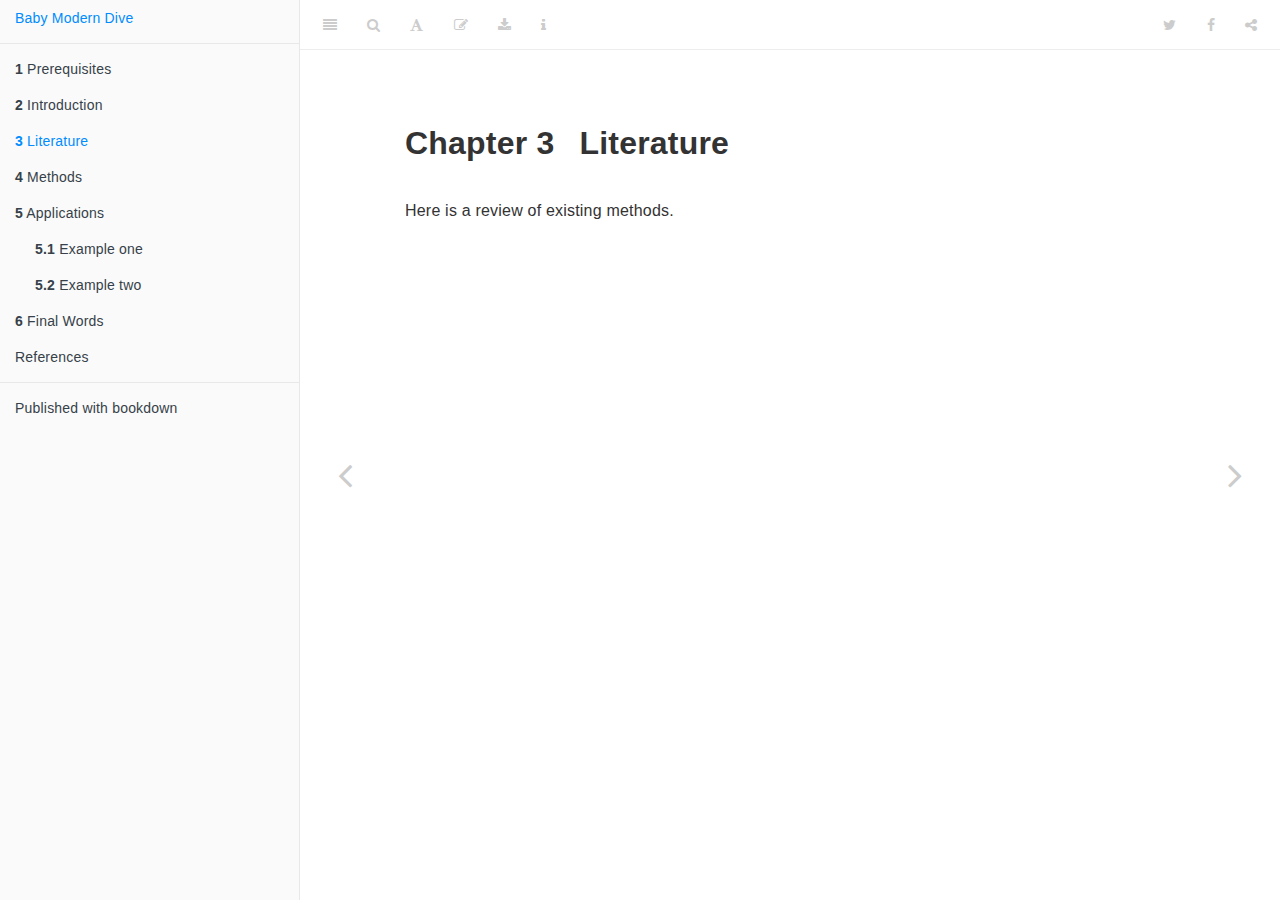
<file: literature.html>
<!DOCTYPE html>
<html lang="" xml:lang="">
<head>

  <meta charset="utf-8" />
  <meta http-equiv="X-UA-Compatible" content="IE=edge" />
  <title>Chapter 3 Literature | Baby Modern Dive</title>
  <meta name="description" content="Adapted Modern Dive for CGSC5101/HCIN5400" />
  <meta name="generator" content="bookdown 0.21 and GitBook 2.6.7" />

  <meta property="og:title" content="Chapter 3 Literature | Baby Modern Dive" />
  <meta property="og:type" content="book" />
  <meta property="og:url" content="https://.chunyunma.me" />
  
  <meta property="og:description" content="Adapted Modern Dive for CGSC5101/HCIN5400" />
  <meta name="github-repo" content="chunyunma/baby-modern-dive" />

  <meta name="twitter:card" content="summary" />
  <meta name="twitter:title" content="Chapter 3 Literature | Baby Modern Dive" />
  
  <meta name="twitter:description" content="Adapted Modern Dive for CGSC5101/HCIN5400" />
  

<meta name="author" content="Chunyun Ma, Chester Ismay, Albert Y. Kim" />


<meta name="date" content="2020-12-13" />

  <meta name="viewport" content="width=device-width, initial-scale=1" />
  <meta name="apple-mobile-web-app-capable" content="yes" />
  <meta name="apple-mobile-web-app-status-bar-style" content="black" />
  
  
<link rel="prev" href="intro.html"/>
<link rel="next" href="methods.html"/>
<script src="libs/header-attrs-2.5/header-attrs.js"></script>
<script src="libs/jquery-2.2.3/jquery.min.js"></script>
<link href="libs/gitbook-2.6.7/css/style.css" rel="stylesheet" />
<link href="libs/gitbook-2.6.7/css/plugin-table.css" rel="stylesheet" />
<link href="libs/gitbook-2.6.7/css/plugin-bookdown.css" rel="stylesheet" />
<link href="libs/gitbook-2.6.7/css/plugin-highlight.css" rel="stylesheet" />
<link href="libs/gitbook-2.6.7/css/plugin-search.css" rel="stylesheet" />
<link href="libs/gitbook-2.6.7/css/plugin-fontsettings.css" rel="stylesheet" />
<link href="libs/gitbook-2.6.7/css/plugin-clipboard.css" rel="stylesheet" />









<script src="libs/accessible-code-block-0.0.1/empty-anchor.js"></script>
<link href="libs/anchor-sections-1.0/anchor-sections.css" rel="stylesheet" />
<script src="libs/anchor-sections-1.0/anchor-sections.js"></script>


<style type="text/css">
pre > code.sourceCode { white-space: pre; position: relative; }
pre > code.sourceCode > span { display: inline-block; line-height: 1.25; }
pre > code.sourceCode > span:empty { height: 1.2em; }
code.sourceCode > span { color: inherit; text-decoration: inherit; }
pre.sourceCode { margin: 0; }
@media screen {
div.sourceCode { overflow: auto; }
}
@media print {
pre > code.sourceCode { white-space: pre-wrap; }
pre > code.sourceCode > span { text-indent: -5em; padding-left: 5em; }
}
pre.numberSource code
  { counter-reset: source-line 0; }
pre.numberSource code > span
  { position: relative; left: -4em; counter-increment: source-line; }
pre.numberSource code > span > a:first-child::before
  { content: counter(source-line);
    position: relative; left: -1em; text-align: right; vertical-align: baseline;
    border: none; display: inline-block;
    -webkit-touch-callout: none; -webkit-user-select: none;
    -khtml-user-select: none; -moz-user-select: none;
    -ms-user-select: none; user-select: none;
    padding: 0 4px; width: 4em;
    color: #aaaaaa;
  }
pre.numberSource { margin-left: 3em; border-left: 1px solid #aaaaaa;  padding-left: 4px; }
div.sourceCode
  {   }
@media screen {
pre > code.sourceCode > span > a:first-child::before { text-decoration: underline; }
}
code span.al { color: #ff0000; font-weight: bold; } /* Alert */
code span.an { color: #60a0b0; font-weight: bold; font-style: italic; } /* Annotation */
code span.at { color: #7d9029; } /* Attribute */
code span.bn { color: #40a070; } /* BaseN */
code span.bu { } /* BuiltIn */
code span.cf { color: #007020; font-weight: bold; } /* ControlFlow */
code span.ch { color: #4070a0; } /* Char */
code span.cn { color: #880000; } /* Constant */
code span.co { color: #60a0b0; font-style: italic; } /* Comment */
code span.cv { color: #60a0b0; font-weight: bold; font-style: italic; } /* CommentVar */
code span.do { color: #ba2121; font-style: italic; } /* Documentation */
code span.dt { color: #902000; } /* DataType */
code span.dv { color: #40a070; } /* DecVal */
code span.er { color: #ff0000; font-weight: bold; } /* Error */
code span.ex { } /* Extension */
code span.fl { color: #40a070; } /* Float */
code span.fu { color: #06287e; } /* Function */
code span.im { } /* Import */
code span.in { color: #60a0b0; font-weight: bold; font-style: italic; } /* Information */
code span.kw { color: #007020; font-weight: bold; } /* Keyword */
code span.op { color: #666666; } /* Operator */
code span.ot { color: #007020; } /* Other */
code span.pp { color: #bc7a00; } /* Preprocessor */
code span.sc { color: #4070a0; } /* SpecialChar */
code span.ss { color: #bb6688; } /* SpecialString */
code span.st { color: #4070a0; } /* String */
code span.va { color: #19177c; } /* Variable */
code span.vs { color: #4070a0; } /* VerbatimString */
code span.wa { color: #60a0b0; font-weight: bold; font-style: italic; } /* Warning */
</style>

<link rel="stylesheet" href="style.css" type="text/css" />
</head>

<body>



  <div class="book without-animation with-summary font-size-2 font-family-1" data-basepath=".">

    <div class="book-summary">
      <nav role="navigation">

<ul class="summary">
<li><a href="./">Baby Modern Dive</a></li>

<li class="divider"></li>
<li class="chapter" data-level="1" data-path="index.html"><a href="index.html"><i class="fa fa-check"></i><b>1</b> Prerequisites</a></li>
<li class="chapter" data-level="2" data-path="intro.html"><a href="intro.html"><i class="fa fa-check"></i><b>2</b> Introduction</a></li>
<li class="chapter" data-level="3" data-path="literature.html"><a href="literature.html"><i class="fa fa-check"></i><b>3</b> Literature</a></li>
<li class="chapter" data-level="4" data-path="methods.html"><a href="methods.html"><i class="fa fa-check"></i><b>4</b> Methods</a></li>
<li class="chapter" data-level="5" data-path="applications.html"><a href="applications.html"><i class="fa fa-check"></i><b>5</b> Applications</a>
<ul>
<li class="chapter" data-level="5.1" data-path="applications.html"><a href="applications.html#example-one"><i class="fa fa-check"></i><b>5.1</b> Example one</a></li>
<li class="chapter" data-level="5.2" data-path="applications.html"><a href="applications.html#example-two"><i class="fa fa-check"></i><b>5.2</b> Example two</a></li>
</ul></li>
<li class="chapter" data-level="6" data-path="final-words.html"><a href="final-words.html"><i class="fa fa-check"></i><b>6</b> Final Words</a></li>
<li class="chapter" data-level="" data-path="references.html"><a href="references.html"><i class="fa fa-check"></i>References</a></li>
<li class="divider"></li>
<li><a href="https://github.com/rstudio/bookdown" target="blank">Published with bookdown</a></li>

</ul>

      </nav>
    </div>

    <div class="book-body">
      <div class="body-inner">
        <div class="book-header" role="navigation">
          <h1>
            <i class="fa fa-circle-o-notch fa-spin"></i><a href="./">Baby Modern Dive</a>
          </h1>
        </div>

        <div class="page-wrapper" tabindex="-1" role="main">
          <div class="page-inner">

            <section class="normal" id="section-">
<div id="literature" class="section level1" number="3">
<h1><span class="header-section-number">Chapter 3</span> Literature</h1>
<p>Here is a review of existing methods.</p>

</div>
            </section>

          </div>
        </div>
      </div>
<a href="intro.html" class="navigation navigation-prev " aria-label="Previous page"><i class="fa fa-angle-left"></i></a>
<a href="methods.html" class="navigation navigation-next " aria-label="Next page"><i class="fa fa-angle-right"></i></a>
    </div>
  </div>
<script src="libs/gitbook-2.6.7/js/app.min.js"></script>
<script src="libs/gitbook-2.6.7/js/lunr.js"></script>
<script src="libs/gitbook-2.6.7/js/clipboard.min.js"></script>
<script src="libs/gitbook-2.6.7/js/plugin-search.js"></script>
<script src="libs/gitbook-2.6.7/js/plugin-sharing.js"></script>
<script src="libs/gitbook-2.6.7/js/plugin-fontsettings.js"></script>
<script src="libs/gitbook-2.6.7/js/plugin-bookdown.js"></script>
<script src="libs/gitbook-2.6.7/js/jquery.highlight.js"></script>
<script src="libs/gitbook-2.6.7/js/plugin-clipboard.js"></script>
<script>
gitbook.require(["gitbook"], function(gitbook) {
gitbook.start({
"sharing": {
"github": false,
"facebook": true,
"twitter": true,
"linkedin": false,
"weibo": false,
"instapaper": false,
"vk": false,
"all": ["facebook", "twitter", "linkedin", "weibo", "instapaper"]
},
"fontsettings": {
"theme": "white",
"family": "sans",
"size": 2
},
"edit": {
"link": "https://github.com/rstudio/bookdown-demo/edit/master/content/02-literature.Rmd",
"text": "Edit"
},
"history": {
"link": null,
"text": null
},
"view": {
"link": null,
"text": null
},
"download": ["baby-modern-dive.pdf", "baby-modern-dive.epub"],
"toc": {
"collapse": "subsection"
}
});
});
</script>

<!-- dynamically load mathjax for compatibility with self-contained -->
<script>
  (function () {
    var script = document.createElement("script");
    script.type = "text/javascript";
    var src = "true";
    if (src === "" || src === "true") src = "https://mathjax.rstudio.com/latest/MathJax.js?config=TeX-MML-AM_CHTML";
    if (location.protocol !== "file:")
      if (/^https?:/.test(src))
        src = src.replace(/^https?:/, '');
    script.src = src;
    document.getElementsByTagName("head")[0].appendChild(script);
  })();
</script>
</body>

</html>
</file>
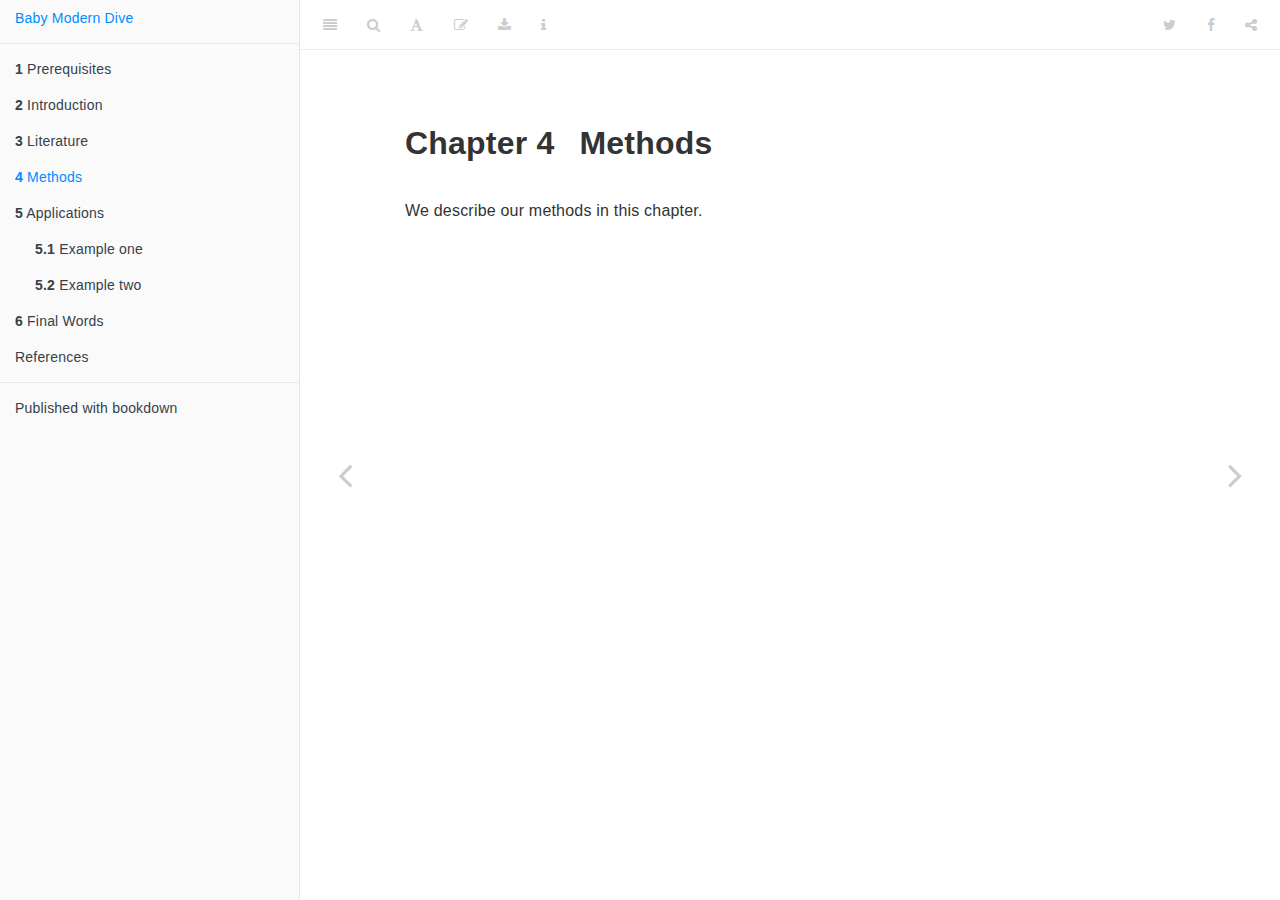
<file: methods.html>
<!DOCTYPE html>
<html lang="" xml:lang="">
<head>

  <meta charset="utf-8" />
  <meta http-equiv="X-UA-Compatible" content="IE=edge" />
  <title>Chapter 4 Methods | Baby Modern Dive</title>
  <meta name="description" content="Adapted Modern Dive for CGSC5101/HCIN5400" />
  <meta name="generator" content="bookdown 0.21 and GitBook 2.6.7" />

  <meta property="og:title" content="Chapter 4 Methods | Baby Modern Dive" />
  <meta property="og:type" content="book" />
  <meta property="og:url" content="https://.chunyunma.me" />
  
  <meta property="og:description" content="Adapted Modern Dive for CGSC5101/HCIN5400" />
  <meta name="github-repo" content="chunyunma/baby-modern-dive" />

  <meta name="twitter:card" content="summary" />
  <meta name="twitter:title" content="Chapter 4 Methods | Baby Modern Dive" />
  
  <meta name="twitter:description" content="Adapted Modern Dive for CGSC5101/HCIN5400" />
  

<meta name="author" content="Chunyun Ma, Chester Ismay, Albert Y. Kim" />


<meta name="date" content="2020-12-13" />

  <meta name="viewport" content="width=device-width, initial-scale=1" />
  <meta name="apple-mobile-web-app-capable" content="yes" />
  <meta name="apple-mobile-web-app-status-bar-style" content="black" />
  
  
<link rel="prev" href="literature.html"/>
<link rel="next" href="applications.html"/>
<script src="libs/header-attrs-2.5/header-attrs.js"></script>
<script src="libs/jquery-2.2.3/jquery.min.js"></script>
<link href="libs/gitbook-2.6.7/css/style.css" rel="stylesheet" />
<link href="libs/gitbook-2.6.7/css/plugin-table.css" rel="stylesheet" />
<link href="libs/gitbook-2.6.7/css/plugin-bookdown.css" rel="stylesheet" />
<link href="libs/gitbook-2.6.7/css/plugin-highlight.css" rel="stylesheet" />
<link href="libs/gitbook-2.6.7/css/plugin-search.css" rel="stylesheet" />
<link href="libs/gitbook-2.6.7/css/plugin-fontsettings.css" rel="stylesheet" />
<link href="libs/gitbook-2.6.7/css/plugin-clipboard.css" rel="stylesheet" />









<script src="libs/accessible-code-block-0.0.1/empty-anchor.js"></script>
<link href="libs/anchor-sections-1.0/anchor-sections.css" rel="stylesheet" />
<script src="libs/anchor-sections-1.0/anchor-sections.js"></script>


<style type="text/css">
pre > code.sourceCode { white-space: pre; position: relative; }
pre > code.sourceCode > span { display: inline-block; line-height: 1.25; }
pre > code.sourceCode > span:empty { height: 1.2em; }
code.sourceCode > span { color: inherit; text-decoration: inherit; }
pre.sourceCode { margin: 0; }
@media screen {
div.sourceCode { overflow: auto; }
}
@media print {
pre > code.sourceCode { white-space: pre-wrap; }
pre > code.sourceCode > span { text-indent: -5em; padding-left: 5em; }
}
pre.numberSource code
  { counter-reset: source-line 0; }
pre.numberSource code > span
  { position: relative; left: -4em; counter-increment: source-line; }
pre.numberSource code > span > a:first-child::before
  { content: counter(source-line);
    position: relative; left: -1em; text-align: right; vertical-align: baseline;
    border: none; display: inline-block;
    -webkit-touch-callout: none; -webkit-user-select: none;
    -khtml-user-select: none; -moz-user-select: none;
    -ms-user-select: none; user-select: none;
    padding: 0 4px; width: 4em;
    color: #aaaaaa;
  }
pre.numberSource { margin-left: 3em; border-left: 1px solid #aaaaaa;  padding-left: 4px; }
div.sourceCode
  {   }
@media screen {
pre > code.sourceCode > span > a:first-child::before { text-decoration: underline; }
}
code span.al { color: #ff0000; font-weight: bold; } /* Alert */
code span.an { color: #60a0b0; font-weight: bold; font-style: italic; } /* Annotation */
code span.at { color: #7d9029; } /* Attribute */
code span.bn { color: #40a070; } /* BaseN */
code span.bu { } /* BuiltIn */
code span.cf { color: #007020; font-weight: bold; } /* ControlFlow */
code span.ch { color: #4070a0; } /* Char */
code span.cn { color: #880000; } /* Constant */
code span.co { color: #60a0b0; font-style: italic; } /* Comment */
code span.cv { color: #60a0b0; font-weight: bold; font-style: italic; } /* CommentVar */
code span.do { color: #ba2121; font-style: italic; } /* Documentation */
code span.dt { color: #902000; } /* DataType */
code span.dv { color: #40a070; } /* DecVal */
code span.er { color: #ff0000; font-weight: bold; } /* Error */
code span.ex { } /* Extension */
code span.fl { color: #40a070; } /* Float */
code span.fu { color: #06287e; } /* Function */
code span.im { } /* Import */
code span.in { color: #60a0b0; font-weight: bold; font-style: italic; } /* Information */
code span.kw { color: #007020; font-weight: bold; } /* Keyword */
code span.op { color: #666666; } /* Operator */
code span.ot { color: #007020; } /* Other */
code span.pp { color: #bc7a00; } /* Preprocessor */
code span.sc { color: #4070a0; } /* SpecialChar */
code span.ss { color: #bb6688; } /* SpecialString */
code span.st { color: #4070a0; } /* String */
code span.va { color: #19177c; } /* Variable */
code span.vs { color: #4070a0; } /* VerbatimString */
code span.wa { color: #60a0b0; font-weight: bold; font-style: italic; } /* Warning */
</style>

<link rel="stylesheet" href="style.css" type="text/css" />
</head>

<body>



  <div class="book without-animation with-summary font-size-2 font-family-1" data-basepath=".">

    <div class="book-summary">
      <nav role="navigation">

<ul class="summary">
<li><a href="./">Baby Modern Dive</a></li>

<li class="divider"></li>
<li class="chapter" data-level="1" data-path="index.html"><a href="index.html"><i class="fa fa-check"></i><b>1</b> Prerequisites</a></li>
<li class="chapter" data-level="2" data-path="intro.html"><a href="intro.html"><i class="fa fa-check"></i><b>2</b> Introduction</a></li>
<li class="chapter" data-level="3" data-path="literature.html"><a href="literature.html"><i class="fa fa-check"></i><b>3</b> Literature</a></li>
<li class="chapter" data-level="4" data-path="methods.html"><a href="methods.html"><i class="fa fa-check"></i><b>4</b> Methods</a></li>
<li class="chapter" data-level="5" data-path="applications.html"><a href="applications.html"><i class="fa fa-check"></i><b>5</b> Applications</a>
<ul>
<li class="chapter" data-level="5.1" data-path="applications.html"><a href="applications.html#example-one"><i class="fa fa-check"></i><b>5.1</b> Example one</a></li>
<li class="chapter" data-level="5.2" data-path="applications.html"><a href="applications.html#example-two"><i class="fa fa-check"></i><b>5.2</b> Example two</a></li>
</ul></li>
<li class="chapter" data-level="6" data-path="final-words.html"><a href="final-words.html"><i class="fa fa-check"></i><b>6</b> Final Words</a></li>
<li class="chapter" data-level="" data-path="references.html"><a href="references.html"><i class="fa fa-check"></i>References</a></li>
<li class="divider"></li>
<li><a href="https://github.com/rstudio/bookdown" target="blank">Published with bookdown</a></li>

</ul>

      </nav>
    </div>

    <div class="book-body">
      <div class="body-inner">
        <div class="book-header" role="navigation">
          <h1>
            <i class="fa fa-circle-o-notch fa-spin"></i><a href="./">Baby Modern Dive</a>
          </h1>
        </div>

        <div class="page-wrapper" tabindex="-1" role="main">
          <div class="page-inner">

            <section class="normal" id="section-">
<div id="methods" class="section level1" number="4">
<h1><span class="header-section-number">Chapter 4</span> Methods</h1>
<p>We describe our methods in this chapter.</p>

</div>
            </section>

          </div>
        </div>
      </div>
<a href="literature.html" class="navigation navigation-prev " aria-label="Previous page"><i class="fa fa-angle-left"></i></a>
<a href="applications.html" class="navigation navigation-next " aria-label="Next page"><i class="fa fa-angle-right"></i></a>
    </div>
  </div>
<script src="libs/gitbook-2.6.7/js/app.min.js"></script>
<script src="libs/gitbook-2.6.7/js/lunr.js"></script>
<script src="libs/gitbook-2.6.7/js/clipboard.min.js"></script>
<script src="libs/gitbook-2.6.7/js/plugin-search.js"></script>
<script src="libs/gitbook-2.6.7/js/plugin-sharing.js"></script>
<script src="libs/gitbook-2.6.7/js/plugin-fontsettings.js"></script>
<script src="libs/gitbook-2.6.7/js/plugin-bookdown.js"></script>
<script src="libs/gitbook-2.6.7/js/jquery.highlight.js"></script>
<script src="libs/gitbook-2.6.7/js/plugin-clipboard.js"></script>
<script>
gitbook.require(["gitbook"], function(gitbook) {
gitbook.start({
"sharing": {
"github": false,
"facebook": true,
"twitter": true,
"linkedin": false,
"weibo": false,
"instapaper": false,
"vk": false,
"all": ["facebook", "twitter", "linkedin", "weibo", "instapaper"]
},
"fontsettings": {
"theme": "white",
"family": "sans",
"size": 2
},
"edit": {
"link": "https://github.com/rstudio/bookdown-demo/edit/master/content/03-method.Rmd",
"text": "Edit"
},
"history": {
"link": null,
"text": null
},
"view": {
"link": null,
"text": null
},
"download": ["baby-modern-dive.pdf", "baby-modern-dive.epub"],
"toc": {
"collapse": "subsection"
}
});
});
</script>

<!-- dynamically load mathjax for compatibility with self-contained -->
<script>
  (function () {
    var script = document.createElement("script");
    script.type = "text/javascript";
    var src = "true";
    if (src === "" || src === "true") src = "https://mathjax.rstudio.com/latest/MathJax.js?config=TeX-MML-AM_CHTML";
    if (location.protocol !== "file:")
      if (/^https?:/.test(src))
        src = src.replace(/^https?:/, '');
    script.src = src;
    document.getElementsByTagName("head")[0].appendChild(script);
  })();
</script>
</body>

</html>
</file>
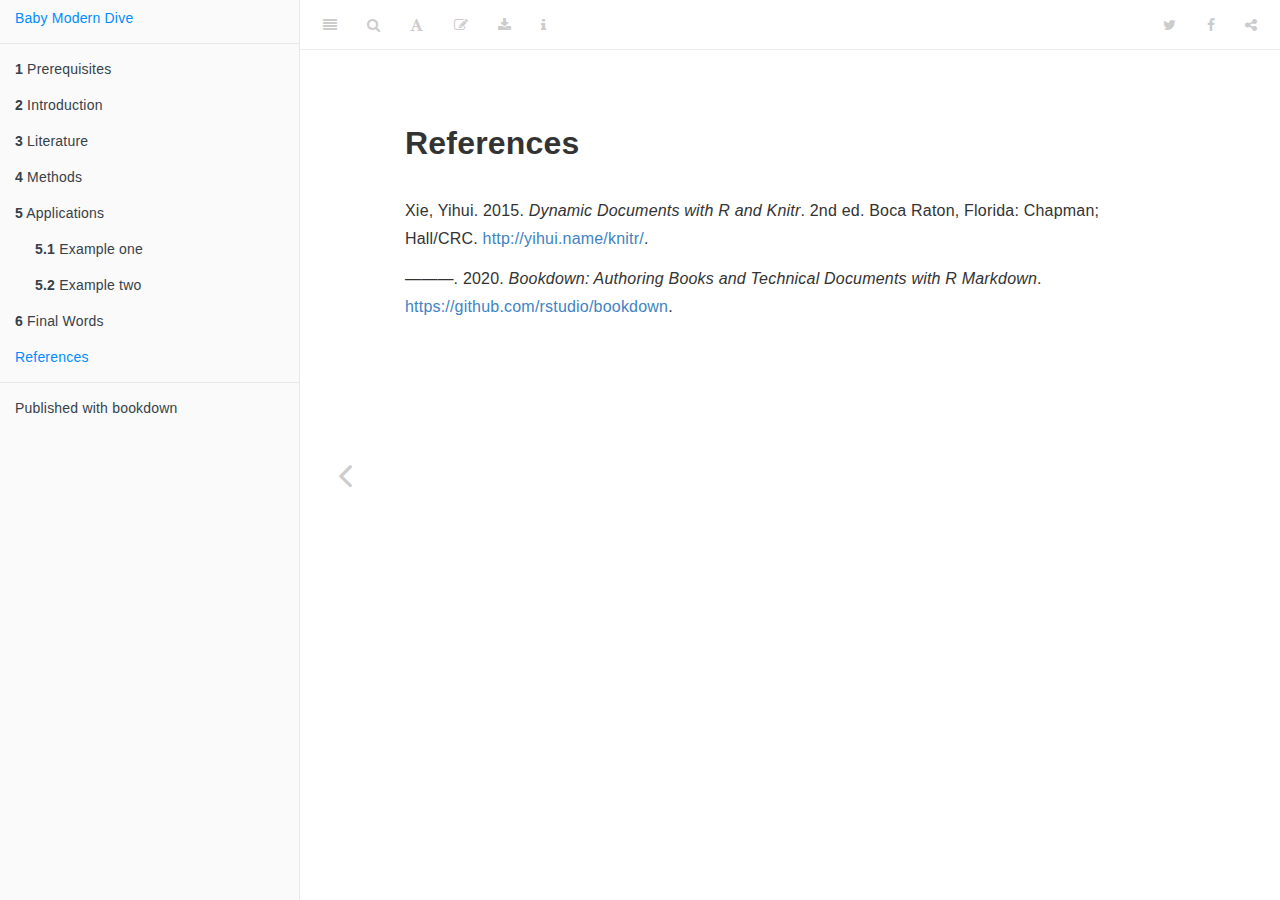
<file: references.html>
<!DOCTYPE html>
<html lang="" xml:lang="">
<head>

  <meta charset="utf-8" />
  <meta http-equiv="X-UA-Compatible" content="IE=edge" />
  <title>References | Baby Modern Dive</title>
  <meta name="description" content="Adapted Modern Dive for CGSC5101/HCIN5400" />
  <meta name="generator" content="bookdown 0.21 and GitBook 2.6.7" />

  <meta property="og:title" content="References | Baby Modern Dive" />
  <meta property="og:type" content="book" />
  <meta property="og:url" content="https://.chunyunma.me" />
  
  <meta property="og:description" content="Adapted Modern Dive for CGSC5101/HCIN5400" />
  <meta name="github-repo" content="chunyunma/baby-modern-dive" />

  <meta name="twitter:card" content="summary" />
  <meta name="twitter:title" content="References | Baby Modern Dive" />
  
  <meta name="twitter:description" content="Adapted Modern Dive for CGSC5101/HCIN5400" />
  

<meta name="author" content="Chunyun Ma, Chester Ismay, Albert Y. Kim" />


<meta name="date" content="2020-12-13" />

  <meta name="viewport" content="width=device-width, initial-scale=1" />
  <meta name="apple-mobile-web-app-capable" content="yes" />
  <meta name="apple-mobile-web-app-status-bar-style" content="black" />
  
  
<link rel="prev" href="final-words.html"/>

<script src="libs/header-attrs-2.5/header-attrs.js"></script>
<script src="libs/jquery-2.2.3/jquery.min.js"></script>
<link href="libs/gitbook-2.6.7/css/style.css" rel="stylesheet" />
<link href="libs/gitbook-2.6.7/css/plugin-table.css" rel="stylesheet" />
<link href="libs/gitbook-2.6.7/css/plugin-bookdown.css" rel="stylesheet" />
<link href="libs/gitbook-2.6.7/css/plugin-highlight.css" rel="stylesheet" />
<link href="libs/gitbook-2.6.7/css/plugin-search.css" rel="stylesheet" />
<link href="libs/gitbook-2.6.7/css/plugin-fontsettings.css" rel="stylesheet" />
<link href="libs/gitbook-2.6.7/css/plugin-clipboard.css" rel="stylesheet" />









<script src="libs/accessible-code-block-0.0.1/empty-anchor.js"></script>
<link href="libs/anchor-sections-1.0/anchor-sections.css" rel="stylesheet" />
<script src="libs/anchor-sections-1.0/anchor-sections.js"></script>


<style type="text/css">
pre > code.sourceCode { white-space: pre; position: relative; }
pre > code.sourceCode > span { display: inline-block; line-height: 1.25; }
pre > code.sourceCode > span:empty { height: 1.2em; }
code.sourceCode > span { color: inherit; text-decoration: inherit; }
pre.sourceCode { margin: 0; }
@media screen {
div.sourceCode { overflow: auto; }
}
@media print {
pre > code.sourceCode { white-space: pre-wrap; }
pre > code.sourceCode > span { text-indent: -5em; padding-left: 5em; }
}
pre.numberSource code
  { counter-reset: source-line 0; }
pre.numberSource code > span
  { position: relative; left: -4em; counter-increment: source-line; }
pre.numberSource code > span > a:first-child::before
  { content: counter(source-line);
    position: relative; left: -1em; text-align: right; vertical-align: baseline;
    border: none; display: inline-block;
    -webkit-touch-callout: none; -webkit-user-select: none;
    -khtml-user-select: none; -moz-user-select: none;
    -ms-user-select: none; user-select: none;
    padding: 0 4px; width: 4em;
    color: #aaaaaa;
  }
pre.numberSource { margin-left: 3em; border-left: 1px solid #aaaaaa;  padding-left: 4px; }
div.sourceCode
  {   }
@media screen {
pre > code.sourceCode > span > a:first-child::before { text-decoration: underline; }
}
code span.al { color: #ff0000; font-weight: bold; } /* Alert */
code span.an { color: #60a0b0; font-weight: bold; font-style: italic; } /* Annotation */
code span.at { color: #7d9029; } /* Attribute */
code span.bn { color: #40a070; } /* BaseN */
code span.bu { } /* BuiltIn */
code span.cf { color: #007020; font-weight: bold; } /* ControlFlow */
code span.ch { color: #4070a0; } /* Char */
code span.cn { color: #880000; } /* Constant */
code span.co { color: #60a0b0; font-style: italic; } /* Comment */
code span.cv { color: #60a0b0; font-weight: bold; font-style: italic; } /* CommentVar */
code span.do { color: #ba2121; font-style: italic; } /* Documentation */
code span.dt { color: #902000; } /* DataType */
code span.dv { color: #40a070; } /* DecVal */
code span.er { color: #ff0000; font-weight: bold; } /* Error */
code span.ex { } /* Extension */
code span.fl { color: #40a070; } /* Float */
code span.fu { color: #06287e; } /* Function */
code span.im { } /* Import */
code span.in { color: #60a0b0; font-weight: bold; font-style: italic; } /* Information */
code span.kw { color: #007020; font-weight: bold; } /* Keyword */
code span.op { color: #666666; } /* Operator */
code span.ot { color: #007020; } /* Other */
code span.pp { color: #bc7a00; } /* Preprocessor */
code span.sc { color: #4070a0; } /* SpecialChar */
code span.ss { color: #bb6688; } /* SpecialString */
code span.st { color: #4070a0; } /* String */
code span.va { color: #19177c; } /* Variable */
code span.vs { color: #4070a0; } /* VerbatimString */
code span.wa { color: #60a0b0; font-weight: bold; font-style: italic; } /* Warning */
</style>

<link rel="stylesheet" href="style.css" type="text/css" />
</head>

<body>



  <div class="book without-animation with-summary font-size-2 font-family-1" data-basepath=".">

    <div class="book-summary">
      <nav role="navigation">

<ul class="summary">
<li><a href="./">Baby Modern Dive</a></li>

<li class="divider"></li>
<li class="chapter" data-level="1" data-path="index.html"><a href="index.html"><i class="fa fa-check"></i><b>1</b> Prerequisites</a></li>
<li class="chapter" data-level="2" data-path="intro.html"><a href="intro.html"><i class="fa fa-check"></i><b>2</b> Introduction</a></li>
<li class="chapter" data-level="3" data-path="literature.html"><a href="literature.html"><i class="fa fa-check"></i><b>3</b> Literature</a></li>
<li class="chapter" data-level="4" data-path="methods.html"><a href="methods.html"><i class="fa fa-check"></i><b>4</b> Methods</a></li>
<li class="chapter" data-level="5" data-path="applications.html"><a href="applications.html"><i class="fa fa-check"></i><b>5</b> Applications</a>
<ul>
<li class="chapter" data-level="5.1" data-path="applications.html"><a href="applications.html#example-one"><i class="fa fa-check"></i><b>5.1</b> Example one</a></li>
<li class="chapter" data-level="5.2" data-path="applications.html"><a href="applications.html#example-two"><i class="fa fa-check"></i><b>5.2</b> Example two</a></li>
</ul></li>
<li class="chapter" data-level="6" data-path="final-words.html"><a href="final-words.html"><i class="fa fa-check"></i><b>6</b> Final Words</a></li>
<li class="chapter" data-level="" data-path="references.html"><a href="references.html"><i class="fa fa-check"></i>References</a></li>
<li class="divider"></li>
<li><a href="https://github.com/rstudio/bookdown" target="blank">Published with bookdown</a></li>

</ul>

      </nav>
    </div>

    <div class="book-body">
      <div class="body-inner">
        <div class="book-header" role="navigation">
          <h1>
            <i class="fa fa-circle-o-notch fa-spin"></i><a href="./">Baby Modern Dive</a>
          </h1>
        </div>

        <div class="page-wrapper" tabindex="-1" role="main">
          <div class="page-inner">

            <section class="normal" id="section-">
<div id="references" class="section level1 unnumbered" number="">
<h1>References</h1>

<div id="refs" class="references hanging-indent">
<div>
<p>Xie, Yihui. 2015. <em>Dynamic Documents with R and Knitr</em>. 2nd ed. Boca Raton, Florida: Chapman; Hall/CRC. <a href="http://yihui.name/knitr/">http://yihui.name/knitr/</a>.</p>
</div>
<div>
<p>———. 2020. <em>Bookdown: Authoring Books and Technical Documents with R Markdown</em>. <a href="https://github.com/rstudio/bookdown">https://github.com/rstudio/bookdown</a>.</p>
</div>
</div>
</div>
            </section>

          </div>
        </div>
      </div>
<a href="final-words.html" class="navigation navigation-prev navigation-unique" aria-label="Previous page"><i class="fa fa-angle-left"></i></a>

    </div>
  </div>
<script src="libs/gitbook-2.6.7/js/app.min.js"></script>
<script src="libs/gitbook-2.6.7/js/lunr.js"></script>
<script src="libs/gitbook-2.6.7/js/clipboard.min.js"></script>
<script src="libs/gitbook-2.6.7/js/plugin-search.js"></script>
<script src="libs/gitbook-2.6.7/js/plugin-sharing.js"></script>
<script src="libs/gitbook-2.6.7/js/plugin-fontsettings.js"></script>
<script src="libs/gitbook-2.6.7/js/plugin-bookdown.js"></script>
<script src="libs/gitbook-2.6.7/js/jquery.highlight.js"></script>
<script src="libs/gitbook-2.6.7/js/plugin-clipboard.js"></script>
<script>
gitbook.require(["gitbook"], function(gitbook) {
gitbook.start({
"sharing": {
"github": false,
"facebook": true,
"twitter": true,
"linkedin": false,
"weibo": false,
"instapaper": false,
"vk": false,
"all": ["facebook", "twitter", "linkedin", "weibo", "instapaper"]
},
"fontsettings": {
"theme": "white",
"family": "sans",
"size": 2
},
"edit": {
"link": "https://github.com/rstudio/bookdown-demo/edit/master/content/06-references.Rmd",
"text": "Edit"
},
"history": {
"link": null,
"text": null
},
"view": {
"link": null,
"text": null
},
"download": ["baby-modern-dive.pdf", "baby-modern-dive.epub"],
"toc": {
"collapse": "subsection"
}
});
});
</script>

<!-- dynamically load mathjax for compatibility with self-contained -->
<script>
  (function () {
    var script = document.createElement("script");
    script.type = "text/javascript";
    var src = "true";
    if (src === "" || src === "true") src = "https://mathjax.rstudio.com/latest/MathJax.js?config=TeX-MML-AM_CHTML";
    if (location.protocol !== "file:")
      if (/^https?:/.test(src))
        src = src.replace(/^https?:/, '');
    script.src = src;
    document.getElementsByTagName("head")[0].appendChild(script);
  })();
</script>
</body>

</html>
</file>
<file: libs/gitbook-2.6.7/css/plugin-table.css>
.book .book-body .page-wrapper .page-inner section.normal table{display:table;width:100%;border-collapse:collapse;border-spacing:0;overflow:auto}.book .book-body .page-wrapper .page-inner section.normal table td,.book .book-body .page-wrapper .page-inner section.normal table th{padding:6px 13px;border:1px solid #ddd}.book .book-body .page-wrapper .page-inner section.normal table tr{background-color:#fff;border-top:1px solid #ccc}.book .book-body .page-wrapper .page-inner section.normal table tr:nth-child(2n){background-color:#f8f8f8}.book .book-body .page-wrapper .page-inner section.normal table th{font-weight:700}
</file>
<file: libs/gitbook-2.6.7/css/plugin-bookdown.css>
.book .book-header h1 {
  padding-left: 20px;
  padding-right: 20px;
}
.book .book-header.fixed {
  position: fixed;
  right: 0;
  top: 0;
  left: 0;
  border-bottom: 1px solid rgba(0,0,0,.07);
}
span.search-highlight {
  background-color: #ffff88;
}
@media (min-width: 600px) {
  .book.with-summary .book-header.fixed {
    left: 300px;
  }
}
@media (max-width: 1240px) {
  .book .book-body.fixed {
    top: 50px;
  }
  .book .book-body.fixed .body-inner {
    top: auto;
  }
}
@media (max-width: 600px) {
  .book.with-summary .book-header.fixed {
    left: calc(100% - 60px);
    min-width: 300px;
  }
  .book.with-summary .book-body {
    transform: none;
    left: calc(100% - 60px);
    min-width: 300px;
  }
  .book .book-body.fixed {
    top: 0;
  }
}

.book .book-body.fixed .body-inner {
  top: 50px;
}
.book .book-body .page-wrapper .page-inner section.normal sub, .book .book-body .page-wrapper .page-inner section.normal sup {
  font-size: 85%;
}

@media print {
  .book .book-summary, .book .book-body .book-header, .fa {
    display: none !important;
  }
  .book .book-body.fixed {
    left: 0px;
  }
  .book .book-body,.book .book-body .body-inner, .book.with-summary {
    overflow: visible !important;
  }
}
.kable_wrapper {
  border-spacing: 20px 0;
  border-collapse: separate;
  border: none;
  margin: auto;
}
.kable_wrapper > tbody > tr > td {
  vertical-align: top;
}
.book .book-body .page-wrapper .page-inner section.normal table tr.header {
  border-top-width: 2px;
}
.book .book-body .page-wrapper .page-inner section.normal table tr:last-child td {
  border-bottom-width: 2px;
}
.book .book-body .page-wrapper .page-inner section.normal table td, .book .book-body .page-wrapper .page-inner section.normal table th {
  border-left: none;
  border-right: none;
}
.book .book-body .page-wrapper .page-inner section.normal table.kable_wrapper > tbody > tr, .book .book-body .page-wrapper .page-inner section.normal table.kable_wrapper > tbody > tr > td {
  border-top: none;
}
.book .book-body .page-wrapper .page-inner section.normal table.kable_wrapper > tbody > tr:last-child > td {
    border-bottom: none;
}

div.theorem, div.lemma, div.corollary, div.proposition, div.conjecture {
  font-style: italic;
}
span.theorem, span.lemma, span.corollary, span.proposition, span.conjecture {
  font-style: normal;
}
div.proof>*:last-child:after {
  content: "\25a2";
  float: right;
}
.header-section-number {
  padding-right: .5em;
}
</file>
<file: libs/gitbook-2.6.7/css/plugin-highlight.css>
.book .book-body .page-wrapper .page-inner section.normal pre,
.book .book-body .page-wrapper .page-inner section.normal code {
  /* http://jmblog.github.com/color-themes-for-google-code-highlightjs */
  /* Tomorrow Comment */
  /* Tomorrow Red */
  /* Tomorrow Orange */
  /* Tomorrow Yellow */
  /* Tomorrow Green */
  /* Tomorrow Aqua */
  /* Tomorrow Blue */
  /* Tomorrow Purple */
}
.book .book-body .page-wrapper .page-inner section.normal pre .hljs-comment,
.book .book-body .page-wrapper .page-inner section.normal code .hljs-comment,
.book .book-body .page-wrapper .page-inner section.normal pre .hljs-title,
.book .book-body .page-wrapper .page-inner section.normal code .hljs-title {
  color: #8e908c;
}
.book .book-body .page-wrapper .page-inner section.normal pre .hljs-variable,
.book .book-body .page-wrapper .page-inner section.normal code .hljs-variable,
.book .book-body .page-wrapper .page-inner section.normal pre .hljs-attribute,
.book .book-body .page-wrapper .page-inner section.normal code .hljs-attribute,
.book .book-body .page-wrapper .page-inner section.normal pre .hljs-tag,
.book .book-body .page-wrapper .page-inner section.normal code .hljs-tag,
.book .book-body .page-wrapper .page-inner section.normal pre .hljs-regexp,
.book .book-body .page-wrapper .page-inner section.normal code .hljs-regexp,
.book .book-body .page-wrapper .page-inner section.normal pre .ruby .hljs-constant,
.book .book-body .page-wrapper .page-inner section.normal code .ruby .hljs-constant,
.book .book-body .page-wrapper .page-inner section.normal pre .xml .hljs-tag .hljs-title,
.book .book-body .page-wrapper .page-inner section.normal code .xml .hljs-tag .hljs-title,
.book .book-body .page-wrapper .page-inner section.normal pre .xml .hljs-pi,
.book .book-body .page-wrapper .page-inner section.normal code .xml .hljs-pi,
.book .book-body .page-wrapper .page-inner section.normal pre .xml .hljs-doctype,
.book .book-body .page-wrapper .page-inner section.normal code .xml .hljs-doctype,
.book .book-body .page-wrapper .page-inner section.normal pre .html .hljs-doctype,
.book .book-body .page-wrapper .page-inner section.normal code .html .hljs-doctype,
.book .book-body .page-wrapper .page-inner section.normal pre .css .hljs-id,
.book .book-body .page-wrapper .page-inner section.normal code .css .hljs-id,
.book .book-body .page-wrapper .page-inner section.normal pre .css .hljs-class,
.book .book-body .page-wrapper .page-inner section.normal code .css .hljs-class,
.book .book-body .page-wrapper .page-inner section.normal pre .css .hljs-pseudo,
.book .book-body .page-wrapper .page-inner section.normal code .css .hljs-pseudo {
  color: #c82829;
}
.book .book-body .page-wrapper .page-inner section.normal pre .hljs-number,
.book .book-body .page-wrapper .page-inner section.normal code .hljs-number,
.book .book-body .page-wrapper .page-inner section.normal pre .hljs-preprocessor,
.book .book-body .page-wrapper .page-inner section.normal code .hljs-preprocessor,
.book .book-body .page-wrapper .page-inner section.normal pre .hljs-pragma,
.book .book-body .page-wrapper .page-inner section.normal code .hljs-pragma,
.book .book-body .page-wrapper .page-inner section.normal pre .hljs-built_in,
.book .book-body .page-wrapper .page-inner section.normal code .hljs-built_in,
.book .book-body .page-wrapper .page-inner section.normal pre .hljs-literal,
.book .book-body .page-wrapper .page-inner section.normal code .hljs-literal,
.book .book-body .page-wrapper .page-inner section.normal pre .hljs-params,
.book .book-body .page-wrapper .page-inner section.normal code .hljs-params,
.book .book-body .page-wrapper .page-inner section.normal pre .hljs-constant,
.book .book-body .page-wrapper .page-inner section.normal code .hljs-constant {
  color: #f5871f;
}
.book .book-body .page-wrapper .page-inner section.normal pre .ruby .hljs-class .hljs-title,
.book .book-body .page-wrapper .page-inner section.normal code .ruby .hljs-class .hljs-title,
.book .book-body .page-wrapper .page-inner section.normal pre .css .hljs-rules .hljs-attribute,
.book .book-body .page-wrapper .page-inner section.normal code .css .hljs-rules .hljs-attribute {
  color: #eab700;
}
.book .book-body .page-wrapper .page-inner section.normal pre .hljs-string,
.book .book-body .page-wrapper .page-inner section.normal code .hljs-string,
.book .book-body .page-wrapper .page-inner section.normal pre .hljs-value,
.book .book-body .page-wrapper .page-inner section.normal code .hljs-value,
.book .book-body .page-wrapper .page-inner section.normal pre .hljs-inheritance,
.book .book-body .page-wrapper .page-inner section.normal code .hljs-inheritance,
.book .book-body .page-wrapper .page-inner section.normal pre .hljs-header,
.book .book-body .page-wrapper .page-inner section.normal code .hljs-header,
.book .book-body .page-wrapper .page-inner section.normal pre .ruby .hljs-symbol,
.book .book-body .page-wrapper .page-inner section.normal code .ruby .hljs-symbol,
.book .book-body .page-wrapper .page-inner section.normal pre .xml .hljs-cdata,
.book .book-body .page-wrapper .page-inner section.normal code .xml .hljs-cdata {
  color: #718c00;
}
.book .book-body .page-wrapper .page-inner section.normal pre .css .hljs-hexcolor,
.book .book-body .page-wrapper .page-inner section.normal code .css .hljs-hexcolor {
  color: #3e999f;
}
.book .book-body .page-wrapper .page-inner section.normal pre .hljs-function,
.book .book-body .page-wrapper .page-inner section.normal code .hljs-function,
.book .book-body .page-wrapper .page-inner section.normal pre .python .hljs-decorator,
.book .book-body .page-wrapper .page-inner section.normal code .python .hljs-decorator,
.book .book-body .page-wrapper .page-inner section.normal pre .python .hljs-title,
.book .book-body .page-wrapper .page-inner section.normal code .python .hljs-title,
.book .book-body .page-wrapper .page-inner section.normal pre .ruby .hljs-function .hljs-title,
.book .book-body .page-wrapper .page-inner section.normal code .ruby .hljs-function .hljs-title,
.book .book-body .page-wrapper .page-inner section.normal pre .ruby .hljs-title .hljs-keyword,
.book .book-body .page-wrapper .page-inner section.normal code .ruby .hljs-title .hljs-keyword,
.book .book-body .page-wrapper .page-inner section.normal pre .perl .hljs-sub,
.book .book-body .page-wrapper .page-inner section.normal code .perl .hljs-sub,
.book .book-body .page-wrapper .page-inner section.normal pre .javascript .hljs-title,
.book .book-body .page-wrapper .page-inner section.normal code .javascript .hljs-title,
.book .book-body .page-wrapper .page-inner section.normal pre .coffeescript .hljs-title,
.book .book-body .page-wrapper .page-inner section.normal code .coffeescript .hljs-title {
  color: #4271ae;
}
.book .book-body .page-wrapper .page-inner section.normal pre .hljs-keyword,
.book .book-body .page-wrapper .page-inner section.normal code .hljs-keyword,
.book .book-body .page-wrapper .page-inner section.normal pre .javascript .hljs-function,
.book .book-body .page-wrapper .page-inner section.normal code .javascript .hljs-function {
  color: #8959a8;
}
.book .book-body .page-wrapper .page-inner section.normal pre .hljs,
.book .book-body .page-wrapper .page-inner section.normal code .hljs {
  display: block;
  background: white;
  color: #4d4d4c;
  padding: 0.5em;
}
.book .book-body .page-wrapper .page-inner section.normal pre .coffeescript .javascript,
.book .book-body .page-wrapper .page-inner section.normal code .coffeescript .javascript,
.book .book-body .page-wrapper .page-inner section.normal pre .javascript .xml,
.book .book-body .page-wrapper .page-inner section.normal code .javascript .xml,
.book .book-body .page-wrapper .page-inner section.normal pre .tex .hljs-formula,
.book .book-body .page-wrapper .page-inner section.normal code .tex .hljs-formula,
.book .book-body .page-wrapper .page-inner section.normal pre .xml .javascript,
.book .book-body .page-wrapper .page-inner section.normal code .xml .javascript,
.book .book-body .page-wrapper .page-inner section.normal pre .xml .vbscript,
.book .book-body .page-wrapper .page-inner section.normal code .xml .vbscript,
.book .book-body .page-wrapper .page-inner section.normal pre .xml .css,
.book .book-body .page-wrapper .page-inner section.normal code .xml .css,
.book .book-body .page-wrapper .page-inner section.normal pre .xml .hljs-cdata,
.book .book-body .page-wrapper .page-inner section.normal code .xml .hljs-cdata {
  opacity: 0.5;
}
.book.color-theme-1 .book-body .page-wrapper .page-inner section.normal pre,
.book.color-theme-1 .book-body .page-wrapper .page-inner section.normal code {
  /*

Orginal Style from ethanschoonover.com/solarized (c) Jeremy Hull <sourdrums@gmail.com>

*/
  /* Solarized Green */
  /* Solarized Cyan */
  /* Solarized Blue */
  /* Solarized Yellow */
  /* Solarized Orange */
  /* Solarized Red */
  /* Solarized Violet */
}
.book.color-theme-1 .book-body .page-wrapper .page-inner section.normal pre .hljs,
.book.color-theme-1 .book-body .page-wrapper .page-inner section.normal code .hljs {
  display: block;
  padding: 0.5em;
  background: #fdf6e3;
  color: #657b83;
}
.book.color-theme-1 .book-body .page-wrapper .page-inner section.normal pre .hljs-comment,
.book.color-theme-1 .book-body .page-wrapper .page-inner section.normal code .hljs-comment,
.book.color-theme-1 .book-body .page-wrapper .page-inner section.normal pre .hljs-template_comment,
.book.color-theme-1 .book-body .page-wrapper .page-inner section.normal code .hljs-template_comment,
.book.color-theme-1 .book-body .page-wrapper .page-inner section.normal pre .diff .hljs-header,
.book.color-theme-1 .book-body .page-wrapper .page-inner section.normal code .diff .hljs-header,
.book.color-theme-1 .book-body .page-wrapper .page-inner section.normal pre .hljs-doctype,
.book.color-theme-1 .book-body .page-wrapper .page-inner section.normal code .hljs-doctype,
.book.color-theme-1 .book-body .page-wrapper .page-inner section.normal pre .hljs-pi,
.book.color-theme-1 .book-body .page-wrapper .page-inner section.normal code .hljs-pi,
.book.color-theme-1 .book-body .page-wrapper .page-inner section.normal pre .lisp .hljs-string,
.book.color-theme-1 .book-body .page-wrapper .page-inner section.normal code .lisp .hljs-string,
.book.color-theme-1 .book-body .page-wrapper .page-inner section.normal pre .hljs-javadoc,
.book.color-theme-1 .book-body .page-wrapper .page-inner section.normal code .hljs-javadoc {
  color: #93a1a1;
}
.book.color-theme-1 .book-body .page-wrapper .page-inner section.normal pre .hljs-keyword,
.book.color-theme-1 .book-body .page-wrapper .page-inner section.normal code .hljs-keyword,
.book.color-theme-1 .book-body .page-wrapper .page-inner section.normal pre .hljs-winutils,
.book.color-theme-1 .book-body .page-wrapper .page-inner section.normal code .hljs-winutils,
.book.color-theme-1 .book-body .page-wrapper .page-inner section.normal pre .method,
.book.color-theme-1 .book-body .page-wrapper .page-inner section.normal code .method,
.book.color-theme-1 .book-body .page-wrapper .page-inner section.normal pre .hljs-addition,
.book.color-theme-1 .book-body .page-wrapper .page-inner section.normal code .hljs-addition,
.book.color-theme-1 .book-body .page-wrapper .page-inner section.normal pre .css .hljs-tag,
.book.color-theme-1 .book-body .page-wrapper .page-inner section.normal code .css .hljs-tag,
.book.color-theme-1 .book-body .page-wrapper .page-inner section.normal pre .hljs-request,
.book.color-theme-1 .book-body .page-wrapper .page-inner section.normal code .hljs-request,
.book.color-theme-1 .book-body .page-wrapper .page-inner section.normal pre .hljs-status,
.book.color-theme-1 .book-body .page-wrapper .page-inner section.normal code .hljs-status,
.book.color-theme-1 .book-body .page-wrapper .page-inner section.normal pre .nginx .hljs-title,
.book.color-theme-1 .book-body .page-wrapper .page-inner section.normal code .nginx .hljs-title {
  color: #859900;
}
.book.color-theme-1 .book-body .page-wrapper .page-inner section.normal pre .hljs-number,
.book.color-theme-1 .book-body .page-wrapper .page-inner section.normal code .hljs-number,
.book.color-theme-1 .book-body .page-wrapper .page-inner section.normal pre .hljs-command,
.book.color-theme-1 .book-body .page-wrapper .page-inner section.normal code .hljs-command,
.book.color-theme-1 .book-body .page-wrapper .page-inner section.normal pre .hljs-string,
.book.color-theme-1 .book-body .page-wrapper .page-inner section.normal code .hljs-string,
.book.color-theme-1 .book-body .page-wrapper .page-inner section.normal pre .hljs-tag .hljs-value,
.book.color-theme-1 .book-body .page-wrapper .page-inner section.normal code .hljs-tag .hljs-value,
.book.color-theme-1 .book-body .page-wrapper .page-inner section.normal pre .hljs-rules .hljs-value,
.book.color-theme-1 .book-body .page-wrapper .page-inner section.normal code .hljs-rules .hljs-value,
.book.color-theme-1 .book-body .page-wrapper .page-inner section.normal pre .hljs-phpdoc,
.book.color-theme-1 .book-body .page-wrapper .page-inner section.normal code .hljs-phpdoc,
.book.color-theme-1 .book-body .page-wrapper .page-inner section.normal pre .tex .hljs-formula,
.book.color-theme-1 .book-body .page-wrapper .page-inner section.normal code .tex .hljs-formula,
.book.color-theme-1 .book-body .page-wrapper .page-inner section.normal pre .hljs-regexp,
.book.color-theme-1 .book-body .page-wrapper .page-inner section.normal code .hljs-regexp,
.book.color-theme-1 .book-body .page-wrapper .page-inner section.normal pre .hljs-hexcolor,
.book.color-theme-1 .book-body .page-wrapper .page-inner section.normal code .hljs-hexcolor,
.book.color-theme-1 .book-body .page-wrapper .page-inner section.normal pre .hljs-link_url,
.book.color-theme-1 .book-body .page-wrapper .page-inner section.normal code .hljs-link_url {
  color: #2aa198;
}
.book.color-theme-1 .book-body .page-wrapper .page-inner section.normal pre .hljs-title,
.book.color-theme-1 .book-body .page-wrapper .page-inner section.normal code .hljs-title,
.book.color-theme-1 .book-body .page-wrapper .page-inner section.normal pre .hljs-localvars,
.book.color-theme-1 .book-body .page-wrapper .page-inner section.normal code .hljs-localvars,
.book.color-theme-1 .book-body .page-wrapper .page-inner section.normal pre .hljs-chunk,
.book.color-theme-1 .book-body .page-wrapper .page-inner section.normal code .hljs-chunk,
.book.color-theme-1 .book-body .page-wrapper .page-inner section.normal pre .hljs-decorator,
.book.color-theme-1 .book-body .page-wrapper .page-inner section.normal code .hljs-decorator,
.book.color-theme-1 .book-body .page-wrapper .page-inner section.normal pre .hljs-built_in,
.book.color-theme-1 .book-body .page-wrapper .page-inner section.normal code .hljs-built_in,
.book.color-theme-1 .book-body .page-wrapper .page-inner section.normal pre .hljs-identifier,
.book.color-theme-1 .book-body .page-wrapper .page-inner section.normal code .hljs-identifier,
.book.color-theme-1 .book-body .page-wrapper .page-inner section.normal pre .vhdl .hljs-literal,
.book.color-theme-1 .book-body .page-wrapper .page-inner section.normal code .vhdl .hljs-literal,
.book.color-theme-1 .book-body .page-wrapper .page-inner section.normal pre .hljs-id,
.book.color-theme-1 .book-body .page-wrapper .page-inner section.normal code .hljs-id,
.book.color-theme-1 .book-body .page-wrapper .page-inner section.normal pre .css .hljs-function,
.book.color-theme-1 .book-body .page-wrapper .page-inner section.normal code .css .hljs-function {
  color: #268bd2;
}
.book.color-theme-1 .book-body .page-wrapper .page-inner section.normal pre .hljs-attribute,
.book.color-theme-1 .book-body .page-wrapper .page-inner section.normal code .hljs-attribute,
.book.color-theme-1 .book-body .page-wrapper .page-inner section.normal pre .hljs-variable,
.book.color-theme-1 .book-body .page-wrapper .page-inner section.normal code .hljs-variable,
.book.color-theme-1 .book-body .page-wrapper .page-inner section.normal pre .lisp .hljs-body,
.book.color-theme-1 .book-body .page-wrapper .page-inner section.normal code .lisp .hljs-body,
.book.color-theme-1 .book-body .page-wrapper .page-inner section.normal pre .smalltalk .hljs-number,
.book.color-theme-1 .book-body .page-wrapper .page-inner section.normal code .smalltalk .hljs-number,
.book.color-theme-1 .book-body .page-wrapper .page-inner section.normal pre .hljs-constant,
.book.color-theme-1 .book-body .page-wrapper .page-inner section.normal code .hljs-constant,
.book.color-theme-1 .book-body .page-wrapper .page-inner section.normal pre .hljs-class .hljs-title,
.book.color-theme-1 .book-body .page-wrapper .page-inner section.normal code .hljs-class .hljs-title,
.book.color-theme-1 .book-body .page-wrapper .page-inner section.normal pre .hljs-parent,
.book.color-theme-1 .book-body .page-wrapper .page-inner section.normal code .hljs-parent,
.book.color-theme-1 .book-body .page-wrapper .page-inner section.normal pre .haskell .hljs-type,
.book.color-theme-1 .book-body .page-wrapper .page-inner section.normal code .haskell .hljs-type,
.book.color-theme-1 .book-body .page-wrapper .page-inner section.normal pre .hljs-link_reference,
.book.color-theme-1 .book-body .page-wrapper .page-inner section.normal code .hljs-link_reference {
  color: #b58900;
}
.book.color-theme-1 .book-body .page-wrapper .page-inner section.normal pre .hljs-preprocessor,
.book.color-theme-1 .book-body .page-wrapper .page-inner section.normal code .hljs-preprocessor,
.book.color-theme-1 .book-body .page-wrapper .page-inner section.normal pre .hljs-preprocessor .hljs-keyword,
.book.color-theme-1 .book-body .page-wrapper .page-inner section.normal code .hljs-preprocessor .hljs-keyword,
.book.color-theme-1 .book-body .page-wrapper .page-inner section.normal pre .hljs-pragma,
.book.color-theme-1 .book-body .page-wrapper .page-inner section.normal code .hljs-pragma,
.book.color-theme-1 .book-body .page-wrapper .page-inner section.normal pre .hljs-shebang,
.book.color-theme-1 .book-body .page-wrapper .page-inner section.normal code .hljs-shebang,
.book.color-theme-1 .book-body .page-wrapper .page-inner section.normal pre .hljs-symbol,
.book.color-theme-1 .book-body .page-wrapper .page-inner section.normal code .hljs-symbol,
.book.color-theme-1 .book-body .page-wrapper .page-inner section.normal pre .hljs-symbol .hljs-string,
.book.color-theme-1 .book-body .page-wrapper .page-inner section.normal code .hljs-symbol .hljs-string,
.book.color-theme-1 .book-body .page-wrapper .page-inner section.normal pre .diff .hljs-change,
.book.color-theme-1 .book-body .page-wrapper .page-inner section.normal code .diff .hljs-change,
.book.color-theme-1 .book-body .page-wrapper .page-inner section.normal pre .hljs-special,
.book.color-theme-1 .book-body .page-wrapper .page-inner section.normal code .hljs-special,
.book.color-theme-1 .book-body .page-wrapper .page-inner section.normal pre .hljs-attr_selector,
.book.color-theme-1 .book-body .page-wrapper .page-inner section.normal code .hljs-attr_selector,
.book.color-theme-1 .book-body .page-wrapper .page-inner section.normal pre .hljs-subst,
.book.color-theme-1 .book-body .page-wrapper .page-inner section.normal code .hljs-subst,
.book.color-theme-1 .book-body .page-wrapper .page-inner section.normal pre .hljs-cdata,
.book.color-theme-1 .book-body .page-wrapper .page-inner section.normal code .hljs-cdata,
.book.color-theme-1 .book-body .page-wrapper .page-inner section.normal pre .clojure .hljs-title,
.book.color-theme-1 .book-body .page-wrapper .page-inner section.normal code .clojure .hljs-title,
.book.color-theme-1 .book-body .page-wrapper .page-inner section.normal pre .css .hljs-pseudo,
.book.color-theme-1 .book-body .page-wrapper .page-inner section.normal code .css .hljs-pseudo,
.book.color-theme-1 .book-body .page-wrapper .page-inner section.normal pre .hljs-header,
.book.color-theme-1 .book-body .page-wrapper .page-inner section.normal code .hljs-header {
  color: #cb4b16;
}
.book.color-theme-1 .book-body .page-wrapper .page-inner section.normal pre .hljs-deletion,
.book.color-theme-1 .book-body .page-wrapper .page-inner section.normal code .hljs-deletion,
.book.color-theme-1 .book-body .page-wrapper .page-inner section.normal pre .hljs-important,
.book.color-theme-1 .book-body .page-wrapper .page-inner section.normal code .hljs-important {
  color: #dc322f;
}
.book.color-theme-1 .book-body .page-wrapper .page-inner section.normal pre .hljs-link_label,
.book.color-theme-1 .book-body .page-wrapper .page-inner section.normal code .hljs-link_label {
  color: #6c71c4;
}
.book.color-theme-1 .book-body .page-wrapper .page-inner section.normal pre .tex .hljs-formula,
.book.color-theme-1 .book-body .page-wrapper .page-inner section.normal code .tex .hljs-formula {
  background: #eee8d5;
}
.book.color-theme-2 .book-body .page-wrapper .page-inner section.normal pre,
.book.color-theme-2 .book-body .page-wrapper .page-inner section.normal code {
  /* Tomorrow Night Bright Theme */
  /* Original theme - https://github.com/chriskempson/tomorrow-theme */
  /* http://jmblog.github.com/color-themes-for-google-code-highlightjs */
  /* Tomorrow Comment */
  /* Tomorrow Red */
  /* Tomorrow Orange */
  /* Tomorrow Yellow */
  /* Tomorrow Green */
  /* Tomorrow Aqua */
  /* Tomorrow Blue */
  /* Tomorrow Purple */
}
.book.color-theme-2 .book-body .page-wrapper .page-inner section.normal pre .hljs-comment,
.book.color-theme-2 .book-body .page-wrapper .page-inner section.normal code .hljs-comment,
.book.color-theme-2 .book-body .page-wrapper .page-inner section.normal pre .hljs-title,
.book.color-theme-2 .book-body .page-wrapper .page-inner section.normal code .hljs-title {
  color: #969896;
}
.book.color-theme-2 .book-body .page-wrapper .page-inner section.normal pre .hljs-variable,
.book.color-theme-2 .book-body .page-wrapper .page-inner section.normal code .hljs-variable,
.book.color-theme-2 .book-body .page-wrapper .page-inner section.normal pre .hljs-attribute,
.book.color-theme-2 .book-body .page-wrapper .page-inner section.normal code .hljs-attribute,
.book.color-theme-2 .book-body .page-wrapper .page-inner section.normal pre .hljs-tag,
.book.color-theme-2 .book-body .page-wrapper .page-inner section.normal code .hljs-tag,
.book.color-theme-2 .book-body .page-wrapper .page-inner section.normal pre .hljs-regexp,
.book.color-theme-2 .book-body .page-wrapper .page-inner section.normal code .hljs-regexp,
.book.color-theme-2 .book-body .page-wrapper .page-inner section.normal pre .ruby .hljs-constant,
.book.color-theme-2 .book-body .page-wrapper .page-inner section.normal code .ruby .hljs-constant,
.book.color-theme-2 .book-body .page-wrapper .page-inner section.normal pre .xml .hljs-tag .hljs-title,
.book.color-theme-2 .book-body .page-wrapper .page-inner section.normal code .xml .hljs-tag .hljs-title,
.book.color-theme-2 .book-body .page-wrapper .page-inner section.normal pre .xml .hljs-pi,
.book.color-theme-2 .book-body .page-wrapper .page-inner section.normal code .xml .hljs-pi,
.book.color-theme-2 .book-body .page-wrapper .page-inner section.normal pre .xml .hljs-doctype,
.book.color-theme-2 .book-body .page-wrapper .page-inner section.normal code .xml .hljs-doctype,
.book.color-theme-2 .book-body .page-wrapper .page-inner section.normal pre .html .hljs-doctype,
.book.color-theme-2 .book-body .page-wrapper .page-inner section.normal code .html .hljs-doctype,
.book.color-theme-2 .book-body .page-wrapper .page-inner section.normal pre .css .hljs-id,
.book.color-theme-2 .book-body .page-wrapper .page-inner section.normal code .css .hljs-id,
.book.color-theme-2 .book-body .page-wrapper .page-inner section.normal pre .css .hljs-class,
.book.color-theme-2 .book-body .page-wrapper .page-inner section.normal code .css .hljs-class,
.book.color-theme-2 .book-body .page-wrapper .page-inner section.normal pre .css .hljs-pseudo,
.book.color-theme-2 .book-body .page-wrapper .page-inner section.normal code .css .hljs-pseudo {
  color: #d54e53;
}
.book.color-theme-2 .book-body .page-wrapper .page-inner section.normal pre .hljs-number,
.book.color-theme-2 .book-body .page-wrapper .page-inner section.normal code .hljs-number,
.book.color-theme-2 .book-body .page-wrapper .page-inner section.normal pre .hljs-preprocessor,
.book.color-theme-2 .book-body .page-wrapper .page-inner section.normal code .hljs-preprocessor,
.book.color-theme-2 .book-body .page-wrapper .page-inner section.normal pre .hljs-pragma,
.book.color-theme-2 .book-body .page-wrapper .page-inner section.normal code .hljs-pragma,
.book.color-theme-2 .book-body .page-wrapper .page-inner section.normal pre .hljs-built_in,
.book.color-theme-2 .book-body .page-wrapper .page-inner section.normal code .hljs-built_in,
.book.color-theme-2 .book-body .page-wrapper .page-inner section.normal pre .hljs-literal,
.book.color-theme-2 .book-body .page-wrapper .page-inner section.normal code .hljs-literal,
.book.color-theme-2 .book-body .page-wrapper .page-inner section.normal pre .hljs-params,
.book.color-theme-2 .book-body .page-wrapper .page-inner section.normal code .hljs-params,
.book.color-theme-2 .book-body .page-wrapper .page-inner section.normal pre .hljs-constant,
.book.color-theme-2 .book-body .page-wrapper .page-inner section.normal code .hljs-constant {
  color: #e78c45;
}
.book.color-theme-2 .book-body .page-wrapper .page-inner section.normal pre .ruby .hljs-class .hljs-title,
.book.color-theme-2 .book-body .page-wrapper .page-inner section.normal code .ruby .hljs-class .hljs-title,
.book.color-theme-2 .book-body .page-wrapper .page-inner section.normal pre .css .hljs-rules .hljs-attribute,
.book.color-theme-2 .book-body .page-wrapper .page-inner section.normal code .css .hljs-rules .hljs-attribute {
  color: #e7c547;
}
.book.color-theme-2 .book-body .page-wrapper .page-inner section.normal pre .hljs-string,
.book.color-theme-2 .book-body .page-wrapper .page-inner section.normal code .hljs-string,
.book.color-theme-2 .book-body .page-wrapper .page-inner section.normal pre .hljs-value,
.book.color-theme-2 .book-body .page-wrapper .page-inner section.normal code .hljs-value,
.book.color-theme-2 .book-body .page-wrapper .page-inner section.normal pre .hljs-inheritance,
.book.color-theme-2 .book-body .page-wrapper .page-inner section.normal code .hljs-inheritance,
.book.color-theme-2 .book-body .page-wrapper .page-inner section.normal pre .hljs-header,
.book.color-theme-2 .book-body .page-wrapper .page-inner section.normal code .hljs-header,
.book.color-theme-2 .book-body .page-wrapper .page-inner section.normal pre .ruby .hljs-symbol,
.book.color-theme-2 .book-body .page-wrapper .page-inner section.normal code .ruby .hljs-symbol,
.book.color-theme-2 .book-body .page-wrapper .page-inner section.normal pre .xml .hljs-cdata,
.book.color-theme-2 .book-body .page-wrapper .page-inner section.normal code .xml .hljs-cdata {
  color: #b9ca4a;
}
.book.color-theme-2 .book-body .page-wrapper .page-inner section.normal pre .css .hljs-hexcolor,
.book.color-theme-2 .book-body .page-wrapper .page-inner section.normal code .css .hljs-hexcolor {
  color: #70c0b1;
}
.book.color-theme-2 .book-body .page-wrapper .page-inner section.normal pre .hljs-function,
.book.color-theme-2 .book-body .page-wrapper .page-inner section.normal code .hljs-function,
.book.color-theme-2 .book-body .page-wrapper .page-inner section.normal pre .python .hljs-decorator,
.book.color-theme-2 .book-body .page-wrapper .page-inner section.normal code .python .hljs-decorator,
.book.color-theme-2 .book-body .page-wrapper .page-inner section.normal pre .python .hljs-title,
.book.color-theme-2 .book-body .page-wrapper .page-inner section.normal code .python .hljs-title,
.book.color-theme-2 .book-body .page-wrapper .page-inner section.normal pre .ruby .hljs-function .hljs-title,
.book.color-theme-2 .book-body .page-wrapper .page-inner section.normal code .ruby .hljs-function .hljs-title,
.book.color-theme-2 .book-body .page-wrapper .page-inner section.normal pre .ruby .hljs-title .hljs-keyword,
.book.color-theme-2 .book-body .page-wrapper .page-inner section.normal code .ruby .hljs-title .hljs-keyword,
.book.color-theme-2 .book-body .page-wrapper .page-inner section.normal pre .perl .hljs-sub,
.book.color-theme-2 .book-body .page-wrapper .page-inner section.normal code .perl .hljs-sub,
.book.color-theme-2 .book-body .page-wrapper .page-inner section.normal pre .javascript .hljs-title,
.book.color-theme-2 .book-body .page-wrapper .page-inner section.normal code .javascript .hljs-title,
.book.color-theme-2 .book-body .page-wrapper .page-inner section.normal pre .coffeescript .hljs-title,
.book.color-theme-2 .book-body .page-wrapper .page-inner section.normal code .coffeescript .hljs-title {
  color: #7aa6da;
}
.book.color-theme-2 .book-body .page-wrapper .page-inner section.normal pre .hljs-keyword,
.book.color-theme-2 .book-body .page-wrapper .page-inner section.normal code .hljs-keyword,
.book.color-theme-2 .book-body .page-wrapper .page-inner section.normal pre .javascript .hljs-function,
.book.color-theme-2 .book-body .page-wrapper .page-inner section.normal code .javascript .hljs-function {
  color: #c397d8;
}
.book.color-theme-2 .book-body .page-wrapper .page-inner section.normal pre .hljs,
.book.color-theme-2 .book-body .page-wrapper .page-inner section.normal code .hljs {
  display: block;
  background: black;
  color: #eaeaea;
  padding: 0.5em;
}
.book.color-theme-2 .book-body .page-wrapper .page-inner section.normal pre .coffeescript .javascript,
.book.color-theme-2 .book-body .page-wrapper .page-inner section.normal code .coffeescript .javascript,
.book.color-theme-2 .book-body .page-wrapper .page-inner section.normal pre .javascript .xml,
.book.color-theme-2 .book-body .page-wrapper .page-inner section.normal code .javascript .xml,
.book.color-theme-2 .book-body .page-wrapper .page-inner section.normal pre .tex .hljs-formula,
.book.color-theme-2 .book-body .page-wrapper .page-inner section.normal code .tex .hljs-formula,
.book.color-theme-2 .book-body .page-wrapper .page-inner section.normal pre .xml .javascript,
.book.color-theme-2 .book-body .page-wrapper .page-inner section.normal code .xml .javascript,
.book.color-theme-2 .book-body .page-wrapper .page-inner section.normal pre .xml .vbscript,
.book.color-theme-2 .book-body .page-wrapper .page-inner section.normal code .xml .vbscript,
.book.color-theme-2 .book-body .page-wrapper .page-inner section.normal pre .xml .css,
.book.color-theme-2 .book-body .page-wrapper .page-inner section.normal code .xml .css,
.book.color-theme-2 .book-body .page-wrapper .page-inner section.normal pre .xml .hljs-cdata,
.book.color-theme-2 .book-body .page-wrapper .page-inner section.normal code .xml .hljs-cdata {
  opacity: 0.5;
}
</file>
<file: libs/gitbook-2.6.7/css/plugin-search.css>
.book .book-summary .book-search {
  padding: 6px;
  background: transparent;
  position: absolute;
  top: -50px;
  left: 0px;
  right: 0px;
  transition: top 0.5s ease;
}
.book .book-summary .book-search input,
.book .book-summary .book-search input:focus,
.book .book-summary .book-search input:hover {
  width: 100%;
  background: transparent;
  border: 1px solid #ccc;
  box-shadow: none;
  outline: none;
  line-height: 22px;
  padding: 7px 4px;
  color: inherit;
  box-sizing: border-box;
}
.book.with-search .book-summary .book-search {
  top: 0px;
}
.book.with-search .book-summary ul.summary {
  top: 50px;
}
.with-search .summary li[data-level] a[href*=".html#"] {
  display: none;
}
</file>
<file: libs/gitbook-2.6.7/css/plugin-fontsettings.css>
/*
 * Theme 1
 */
.color-theme-1 .dropdown-menu {
  background-color: #111111;
  border-color: #7e888b;
}
.color-theme-1 .dropdown-menu .dropdown-caret .caret-inner {
  border-bottom: 9px solid #111111;
}
.color-theme-1 .dropdown-menu .buttons {
  border-color: #7e888b;
}
.color-theme-1 .dropdown-menu .button {
  color: #afa790;
}
.color-theme-1 .dropdown-menu .button:hover {
  color: #73553c;
}
/*
 * Theme 2
 */
.color-theme-2 .dropdown-menu {
  background-color: #2d3143;
  border-color: #272a3a;
}
.color-theme-2 .dropdown-menu .dropdown-caret .caret-inner {
  border-bottom: 9px solid #2d3143;
}
.color-theme-2 .dropdown-menu .buttons {
  border-color: #272a3a;
}
.color-theme-2 .dropdown-menu .button {
  color: #62677f;
}
.color-theme-2 .dropdown-menu .button:hover {
  color: #f4f4f5;
}
.book .book-header .font-settings .font-enlarge {
  line-height: 30px;
  font-size: 1.4em;
}
.book .book-header .font-settings .font-reduce {
  line-height: 30px;
  font-size: 1em;
}
.book.color-theme-1 .book-body {
  color: #704214;
  background: #f3eacb;
}
.book.color-theme-1 .book-body .page-wrapper .page-inner section {
  background: #f3eacb;
}
.book.color-theme-2 .book-body {
  color: #bdcadb;
  background: #1c1f2b;
}
.book.color-theme-2 .book-body .page-wrapper .page-inner section {
  background: #1c1f2b;
}
.book.font-size-0 .book-body .page-inner section {
  font-size: 1.2rem;
}
.book.font-size-1 .book-body .page-inner section {
  font-size: 1.4rem;
}
.book.font-size-2 .book-body .page-inner section {
  font-size: 1.6rem;
}
.book.font-size-3 .book-body .page-inner section {
  font-size: 2.2rem;
}
.book.font-size-4 .book-body .page-inner section {
  font-size: 4rem;
}
.book.font-family-0 {
  font-family: Georgia, serif;
}
.book.font-family-1 {
  font-family: "Helvetica Neue", Helvetica, Arial, sans-serif;
}
.book.color-theme-1 .book-body .page-wrapper .page-inner section.normal {
  color: #704214;
}
.book.color-theme-1 .book-body .page-wrapper .page-inner section.normal a {
  color: inherit;
}
.book.color-theme-1 .book-body .page-wrapper .page-inner section.normal h1,
.book.color-theme-1 .book-body .page-wrapper .page-inner section.normal h2,
.book.color-theme-1 .book-body .page-wrapper .page-inner section.normal h3,
.book.color-theme-1 .book-body .page-wrapper .page-inner section.normal h4,
.book.color-theme-1 .book-body .page-wrapper .page-inner section.normal h5,
.book.color-theme-1 .book-body .page-wrapper .page-inner section.normal h6 {
  color: inherit;
}
.book.color-theme-1 .book-body .page-wrapper .page-inner section.normal h1,
.book.color-theme-1 .book-body .page-wrapper .page-inner section.normal h2 {
  border-color: inherit;
}
.book.color-theme-1 .book-body .page-wrapper .page-inner section.normal h6 {
  color: inherit;
}
.book.color-theme-1 .book-body .page-wrapper .page-inner section.normal hr {
  background-color: inherit;
}
.book.color-theme-1 .book-body .page-wrapper .page-inner section.normal blockquote {
  border-color: #c4b29f;
  opacity: 0.9;
}
.book.color-theme-1 .book-body .page-wrapper .page-inner section.normal pre,
.book.color-theme-1 .book-body .page-wrapper .page-inner section.normal code {
  background: #fdf6e3;
  color: #657b83;
  border-color: #f8df9c;
}
.book.color-theme-1 .book-body .page-wrapper .page-inner section.normal .highlight {
  background-color: inherit;
}
.book.color-theme-1 .book-body .page-wrapper .page-inner section.normal table th,
.book.color-theme-1 .book-body .page-wrapper .page-inner section.normal table td {
  border-color: #f5d06c;
}
.book.color-theme-1 .book-body .page-wrapper .page-inner section.normal table tr {
  color: inherit;
  background-color: #fdf6e3;
  border-color: #444444;
}
.book.color-theme-1 .book-body .page-wrapper .page-inner section.normal table tr:nth-child(2n) {
  background-color: #fbeecb;
}
.book.color-theme-2 .book-body .page-wrapper .page-inner section.normal {
  color: #bdcadb;
}
.book.color-theme-2 .book-body .page-wrapper .page-inner section.normal a {
  color: #3eb1d0;
}
.book.color-theme-2 .book-body .page-wrapper .page-inner section.normal h1,
.book.color-theme-2 .book-body .page-wrapper .page-inner section.normal h2,
.book.color-theme-2 .book-body .page-wrapper .page-inner section.normal h3,
.book.color-theme-2 .book-body .page-wrapper .page-inner section.normal h4,
.book.color-theme-2 .book-body .page-wrapper .page-inner section.normal h5,
.book.color-theme-2 .book-body .page-wrapper .page-inner section.normal h6 {
  color: #fffffa;
}
.book.color-theme-2 .book-body .page-wrapper .page-inner section.normal h1,
.book.color-theme-2 .book-body .page-wrapper .page-inner section.normal h2 {
  border-color: #373b4e;
}
.book.color-theme-2 .book-body .page-wrapper .page-inner section.normal h6 {
  color: #373b4e;
}
.book.color-theme-2 .book-body .page-wrapper .page-inner section.normal hr {
  background-color: #373b4e;
}
.book.color-theme-2 .book-body .page-wrapper .page-inner section.normal blockquote {
  border-color: #373b4e;
}
.book.color-theme-2 .book-body .page-wrapper .page-inner section.normal pre,
.book.color-theme-2 .book-body .page-wrapper .page-inner section.normal code {
  color: #9dbed8;
  background: #2d3143;
  border-color: #2d3143;
}
.book.color-theme-2 .book-body .page-wrapper .page-inner section.normal .highlight {
  background-color: #282a39;
}
.book.color-theme-2 .book-body .page-wrapper .page-inner section.normal table th,
.book.color-theme-2 .book-body .page-wrapper .page-inner section.normal table td {
  border-color: #3b3f54;
}
.book.color-theme-2 .book-body .page-wrapper .page-inner section.normal table tr {
  color: #b6c2d2;
  background-color: #2d3143;
  border-color: #3b3f54;
}
.book.color-theme-2 .book-body .page-wrapper .page-inner section.normal table tr:nth-child(2n) {
  background-color: #35394b;
}
.book.color-theme-1 .book-header {
  color: #afa790;
  background: transparent;
}
.book.color-theme-1 .book-header .btn {
  color: #afa790;
}
.book.color-theme-1 .book-header .btn:hover {
  color: #73553c;
  background: none;
}
.book.color-theme-1 .book-header h1 {
  color: #704214;
}
.book.color-theme-2 .book-header {
  color: #7e888b;
  background: transparent;
}
.book.color-theme-2 .book-header .btn {
  color: #3b3f54;
}
.book.color-theme-2 .book-header .btn:hover {
  color: #fffff5;
  background: none;
}
.book.color-theme-2 .book-header h1 {
  color: #bdcadb;
}
.book.color-theme-1 .book-body .navigation {
  color: #afa790;
}
.book.color-theme-1 .book-body .navigation:hover {
  color: #73553c;
}
.book.color-theme-2 .book-body .navigation {
  color: #383f52;
}
.book.color-theme-2 .book-body .navigation:hover {
  color: #fffff5;
}
/*
 * Theme 1
 */
.book.color-theme-1 .book-summary {
  color: #afa790;
  background: #111111;
  border-right: 1px solid rgba(0, 0, 0, 0.07);
}
.book.color-theme-1 .book-summary .book-search {
  background: transparent;
}
.book.color-theme-1 .book-summary .book-search input,
.book.color-theme-1 .book-summary .book-search input:focus {
  border: 1px solid transparent;
}
.book.color-theme-1 .book-summary ul.summary li.divider {
  background: #7e888b;
  box-shadow: none;
}
.book.color-theme-1 .book-summary ul.summary li i.fa-check {
  color: #33cc33;
}
.book.color-theme-1 .book-summary ul.summary li.done > a {
  color: #877f6a;
}
.book.color-theme-1 .book-summary ul.summary li a,
.book.color-theme-1 .book-summary ul.summary li span {
  color: #877f6a;
  background: transparent;
  font-weight: normal;
}
.book.color-theme-1 .book-summary ul.summary li.active > a,
.book.color-theme-1 .book-summary ul.summary li a:hover {
  color: #704214;
  background: transparent;
  font-weight: normal;
}
/*
 * Theme 2
 */
.book.color-theme-2 .book-summary {
  color: #bcc1d2;
  background: #2d3143;
  border-right: none;
}
.book.color-theme-2 .book-summary .book-search {
  background: transparent;
}
.book.color-theme-2 .book-summary .book-search input,
.book.color-theme-2 .book-summary .book-search input:focus {
  border: 1px solid transparent;
}
.book.color-theme-2 .book-summary ul.summary li.divider {
  background: #272a3a;
  box-shadow: none;
}
.book.color-theme-2 .book-summary ul.summary li i.fa-check {
  color: #33cc33;
}
.book.color-theme-2 .book-summary ul.summary li.done > a {
  color: #62687f;
}
.book.color-theme-2 .book-summary ul.summary li a,
.book.color-theme-2 .book-summary ul.summary li span {
  color: #c1c6d7;
  background: transparent;
  font-weight: 600;
}
.book.color-theme-2 .book-summary ul.summary li.active > a,
.book.color-theme-2 .book-summary ul.summary li a:hover {
  color: #f4f4f5;
  background: #252737;
  font-weight: 600;
}
</file>
<file: libs/gitbook-2.6.7/css/plugin-clipboard.css>
div.sourceCode {
  position: relative;
}

.copy-to-clipboard-button {
  position: absolute;
  right: 0;
  top: 0;
  visibility: hidden;
}

.copy-to-clipboard-button:focus {
  outline: 0;
}

div.sourceCode:hover > .copy-to-clipboard-button {
  visibility: visible;
}
</file>
<file: libs/anchor-sections-1.0/anchor-sections.css>
/* Styles for section anchors */
a.anchor-section {margin-left: 10px; visibility: hidden; color: inherit;}
a.anchor-section::before {content: '#';}
.hasAnchor:hover a.anchor-section {visibility: visible;}
</file>
<file: style.css>
.btw {
  padding: 1em 1em 1em 1em;
  margin-bottom: 10px;
  background: #D7C0D0 5px center/3em no-repeat;
}

.bg-danger {
	padding: 2px 2px 2px 2px;
	color: white;
	background-color: #d9534f
}

.learncheck {
  padding: 1em 1em 1em 1em;
  margin-bottom: 10px;
  background: #77BA99 5px center/3em no-repeat;
}

.announcement {
  padding: 1em 1em 1em 1em;
  margin-bottom: 10px;
  background: #F6D328 5px center/3em no-repeat;
}

.review {
  padding: 1em 1em 1em 1em;
  margin-bottom: 10px;
  background: #9ED3AD 1px center/1em no-repeat;
}

p.caption {
  color: #777;
  margin-top: 10px;
}
p code {
  white-space: inherit;
}
pre {
  word-break: normal;
  word-wrap: normal;
}
pre code {
  white-space: inherit;
}

pre.numberSource code > span > a:first-child::before {
  left: -0.3em;
}

/* -----------Section anchors -------------*/

.book .book-body .page-wrapper .page-inner section.normal {
  overflow: visible !important; /*so anchor link doesnt get cut off */
}

a.anchor {
  margin-left: -30px;
  padding-right: 3px;
  display:inline-block;
  width: 30px;
  height: 30px;
  background-image: url(https://image.flaticon.com/icons/svg/34/34735.svg) !important;
  background-repeat: no-repeat !important;
  background-size: 20px 20px !important;
  background-position: center bottom !important;
  opacity: 0;
}


.hasAnchor:hover a.anchor, a.anchor:hover {
  opacity: 0.6;
}

@media (max-width: 1144px) { /* dont show anchor link on small screens */
  .hasAnchor:hover a.anchor {
visibility: hidden;
  }
}
</file>
<file: libs/gitbook-2.6.7/css/style.css>
/*! normalize.css v2.1.0 | MIT License | git.io/normalize */img,legend{border:0}*,.fa{-webkit-font-smoothing:antialiased}.fa-ul>li,sub,sup{position:relative}.book .book-body .page-wrapper .page-inner section.normal hr:after,.book-langs-index .inner .languages:after,.buttons:after,.dropdown-menu .buttons:after{clear:both}body,html{-ms-text-size-adjust:100%;-webkit-text-size-adjust:100%}article,aside,details,figcaption,figure,footer,header,hgroup,main,nav,section,summary{display:block}audio,canvas,video{display:inline-block}.hidden,[hidden]{display:none}audio:not([controls]){display:none;height:0}html{font-family:sans-serif}body,figure{margin:0}a:focus{outline:dotted thin}a:active,a:hover{outline:0}h1{font-size:2em;margin:.67em 0}abbr[title]{border-bottom:1px dotted}b,strong{font-weight:700}dfn{font-style:italic}hr{-moz-box-sizing:content-box;box-sizing:content-box;height:0}mark{background:#ff0;color:#000}code,kbd,pre,samp{font-family:monospace,serif;font-size:1em}pre{white-space:pre-wrap}q{quotes:"\201C" "\201D" "\2018" "\2019"}small{font-size:80%}sub,sup{font-size:75%;line-height:0;vertical-align:baseline}sup{top:-.5em}sub{bottom:-.25em}svg:not(:root){overflow:hidden}fieldset{border:1px solid silver;margin:0 2px;padding:.35em .625em .75em}legend{padding:0}button,input,select,textarea{font-family:inherit;font-size:100%;margin:0}button,input{line-height:normal}button,select{text-transform:none}button,html input[type=button],input[type=reset],input[type=submit]{-webkit-appearance:button;cursor:pointer}button[disabled],html input[disabled]{cursor:default}input[type=checkbox],input[type=radio]{box-sizing:border-box;padding:0}input[type=search]{-webkit-appearance:textfield;-moz-box-sizing:content-box;-webkit-box-sizing:content-box;box-sizing:content-box}input[type=search]::-webkit-search-cancel-button{margin-right:10px;}button::-moz-focus-inner,input::-moz-focus-inner{border:0;padding:0}textarea{overflow:auto;vertical-align:top}table{border-collapse:collapse;border-spacing:0}/*!
 * Preboot v2
 *
 * Open sourced under MIT license by @mdo.
 * Some variables and mixins from Bootstrap (Apache 2 license).
 */.link-inherit,.link-inherit:focus,.link-inherit:hover{color:inherit}.fa,.fa-stack{display:inline-block}/*!
 *  Font Awesome 4.1.0 by @davegandy - http://fontawesome.io - @fontawesome
 *  License - http://fontawesome.io/license (Font: SIL OFL 1.1, CSS: MIT License)
 */@font-face{font-family:FontAwesome;src:url(./fontawesome/fontawesome-webfont.ttf?v=4.1.0) format('truetype');font-weight:400;font-style:normal}.fa{font-family:FontAwesome;font-style:normal;font-weight:400;line-height:1;-moz-osx-font-smoothing:grayscale}.book .book-header,.book .book-summary{font-family:"Helvetica Neue",Helvetica,Arial,sans-serif}.fa-lg{font-size:1.33333333em;line-height:.75em;vertical-align:-15%}.fa-2x{font-size:2em}.fa-3x{font-size:3em}.fa-4x{font-size:4em}.fa-5x{font-size:5em}.fa-fw{width:1.28571429em;text-align:center}.fa-ul{padding-left:0;margin-left:2.14285714em;list-style-type:none}.fa-li{position:absolute;left:-2.14285714em;width:2.14285714em;top:.14285714em;text-align:center}.fa-li.fa-lg{left:-1.85714286em}.fa-border{padding:.2em .25em .15em;border:.08em solid #eee;border-radius:.1em}.pull-right{float:right}.pull-left{float:left}.fa.pull-left{margin-right:.3em}.fa.pull-right{margin-left:.3em}.fa-spin{-webkit-animation:spin 2s infinite linear;-moz-animation:spin 2s infinite linear;-o-animation:spin 2s infinite linear;animation:spin 2s infinite linear}@-moz-keyframes spin{0%{-moz-transform:rotate(0)}100%{-moz-transform:rotate(359deg)}}@-webkit-keyframes spin{0%{-webkit-transform:rotate(0)}100%{-webkit-transform:rotate(359deg)}}@-o-keyframes spin{0%{-o-transform:rotate(0)}100%{-o-transform:rotate(359deg)}}@keyframes spin{0%{-webkit-transform:rotate(0);transform:rotate(0)}100%{-webkit-transform:rotate(359deg);transform:rotate(359deg)}}.fa-rotate-90{filter:progid:DXImageTransform.Microsoft.BasicImage(rotation=1);-webkit-transform:rotate(90deg);-moz-transform:rotate(90deg);-ms-transform:rotate(90deg);-o-transform:rotate(90deg);transform:rotate(90deg)}.fa-rotate-180{filter:progid:DXImageTransform.Microsoft.BasicImage(rotation=2);-webkit-transform:rotate(180deg);-moz-transform:rotate(180deg);-ms-transform:rotate(180deg);-o-transform:rotate(180deg);transform:rotate(180deg)}.fa-rotate-270{filter:progid:DXImageTransform.Microsoft.BasicImage(rotation=3);-webkit-transform:rotate(270deg);-moz-transform:rotate(270deg);-ms-transform:rotate(270deg);-o-transform:rotate(270deg);transform:rotate(270deg)}.fa-flip-horizontal{filter:progid:DXImageTransform.Microsoft.BasicImage(rotation=0, mirror=1);-webkit-transform:scale(-1,1);-moz-transform:scale(-1,1);-ms-transform:scale(-1,1);-o-transform:scale(-1,1);transform:scale(-1,1)}.fa-flip-vertical{filter:progid:DXImageTransform.Microsoft.BasicImage(rotation=2, mirror=1);-webkit-transform:scale(1,-1);-moz-transform:scale(1,-1);-ms-transform:scale(1,-1);-o-transform:scale(1,-1);transform:scale(1,-1)}.fa-stack{position:relative;width:2em;height:2em;line-height:2em;vertical-align:middle}.fa-stack-1x,.fa-stack-2x{position:absolute;left:0;width:100%;text-align:center}.fa-stack-1x{line-height:inherit}.fa-stack-2x{font-size:2em}.fa-inverse{color:#fff}.fa-glass:before{content:"\f000"}.fa-music:before{content:"\f001"}.fa-search:before{content:"\f002"}.fa-envelope-o:before{content:"\f003"}.fa-heart:before{content:"\f004"}.fa-star:before{content:"\f005"}.fa-star-o:before{content:"\f006"}.fa-user:before{content:"\f007"}.fa-film:before{content:"\f008"}.fa-th-large:before{content:"\f009"}.fa-th:before{content:"\f00a"}.fa-th-list:before{content:"\f00b"}.fa-check:before{content:"\f00c"}.fa-times:before{content:"\f00d"}.fa-search-plus:before{content:"\f00e"}.fa-search-minus:before{content:"\f010"}.fa-power-off:before{content:"\f011"}.fa-signal:before{content:"\f012"}.fa-cog:before,.fa-gear:before{content:"\f013"}.fa-trash-o:before{content:"\f014"}.fa-home:before{content:"\f015"}.fa-file-o:before{content:"\f016"}.fa-clock-o:before{content:"\f017"}.fa-road:before{content:"\f018"}.fa-download:before{content:"\f019"}.fa-arrow-circle-o-down:before{content:"\f01a"}.fa-arrow-circle-o-up:before{content:"\f01b"}.fa-inbox:before{content:"\f01c"}.fa-play-circle-o:before{content:"\f01d"}.fa-repeat:before,.fa-rotate-right:before{content:"\f01e"}.fa-refresh:before{content:"\f021"}.fa-list-alt:before{content:"\f022"}.fa-lock:before{content:"\f023"}.fa-flag:before{content:"\f024"}.fa-headphones:before{content:"\f025"}.fa-volume-off:before{content:"\f026"}.fa-volume-down:before{content:"\f027"}.fa-volume-up:before{content:"\f028"}.fa-qrcode:before{content:"\f029"}.fa-barcode:before{content:"\f02a"}.fa-tag:before{content:"\f02b"}.fa-tags:before{content:"\f02c"}.fa-book:before{content:"\f02d"}.fa-bookmark:before{content:"\f02e"}.fa-print:before{content:"\f02f"}.fa-camera:before{content:"\f030"}.fa-font:before{content:"\f031"}.fa-bold:before{content:"\f032"}.fa-italic:before{content:"\f033"}.fa-text-height:before{content:"\f034"}.fa-text-width:before{content:"\f035"}.fa-align-left:before{content:"\f036"}.fa-align-center:before{content:"\f037"}.fa-align-right:before{content:"\f038"}.fa-align-justify:before{content:"\f039"}.fa-list:before{content:"\f03a"}.fa-dedent:before,.fa-outdent:before{content:"\f03b"}.fa-indent:before{content:"\f03c"}.fa-video-camera:before{content:"\f03d"}.fa-image:before,.fa-photo:before,.fa-picture-o:before{content:"\f03e"}.fa-pencil:before{content:"\f040"}.fa-map-marker:before{content:"\f041"}.fa-adjust:before{content:"\f042"}.fa-tint:before{content:"\f043"}.fa-edit:before,.fa-pencil-square-o:before{content:"\f044"}.fa-share-square-o:before{content:"\f045"}.fa-check-square-o:before{content:"\f046"}.fa-arrows:before{content:"\f047"}.fa-step-backward:before{content:"\f048"}.fa-fast-backward:before{content:"\f049"}.fa-backward:before{content:"\f04a"}.fa-play:before{content:"\f04b"}.fa-pause:before{content:"\f04c"}.fa-stop:before{content:"\f04d"}.fa-forward:before{content:"\f04e"}.fa-fast-forward:before{content:"\f050"}.fa-step-forward:before{content:"\f051"}.fa-eject:before{content:"\f052"}.fa-chevron-left:before{content:"\f053"}.fa-chevron-right:before{content:"\f054"}.fa-plus-circle:before{content:"\f055"}.fa-minus-circle:before{content:"\f056"}.fa-times-circle:before{content:"\f057"}.fa-check-circle:before{content:"\f058"}.fa-question-circle:before{content:"\f059"}.fa-info-circle:before{content:"\f05a"}.fa-crosshairs:before{content:"\f05b"}.fa-times-circle-o:before{content:"\f05c"}.fa-check-circle-o:before{content:"\f05d"}.fa-ban:before{content:"\f05e"}.fa-arrow-left:before{content:"\f060"}.fa-arrow-right:before{content:"\f061"}.fa-arrow-up:before{content:"\f062"}.fa-arrow-down:before{content:"\f063"}.fa-mail-forward:before,.fa-share:before{content:"\f064"}.fa-expand:before{content:"\f065"}.fa-compress:before{content:"\f066"}.fa-plus:before{content:"\f067"}.fa-minus:before{content:"\f068"}.fa-asterisk:before{content:"\f069"}.fa-exclamation-circle:before{content:"\f06a"}.fa-gift:before{content:"\f06b"}.fa-leaf:before{content:"\f06c"}.fa-fire:before{content:"\f06d"}.fa-eye:before{content:"\f06e"}.fa-eye-slash:before{content:"\f070"}.fa-exclamation-triangle:before,.fa-warning:before{content:"\f071"}.fa-plane:before{content:"\f072"}.fa-calendar:before{content:"\f073"}.fa-random:before{content:"\f074"}.fa-comment:before{content:"\f075"}.fa-magnet:before{content:"\f076"}.fa-chevron-up:before{content:"\f077"}.fa-chevron-down:before{content:"\f078"}.fa-retweet:before{content:"\f079"}.fa-shopping-cart:before{content:"\f07a"}.fa-folder:before{content:"\f07b"}.fa-folder-open:before{content:"\f07c"}.fa-arrows-v:before{content:"\f07d"}.fa-arrows-h:before{content:"\f07e"}.fa-bar-chart-o:before{content:"\f080"}.fa-twitter-square:before{content:"\f081"}.fa-facebook-square:before{content:"\f082"}.fa-camera-retro:before{content:"\f083"}.fa-key:before{content:"\f084"}.fa-cogs:before,.fa-gears:before{content:"\f085"}.fa-comments:before{content:"\f086"}.fa-thumbs-o-up:before{content:"\f087"}.fa-thumbs-o-down:before{content:"\f088"}.fa-star-half:before{content:"\f089"}.fa-heart-o:before{content:"\f08a"}.fa-sign-out:before{content:"\f08b"}.fa-linkedin-square:before{content:"\f08c"}.fa-thumb-tack:before{content:"\f08d"}.fa-external-link:before{content:"\f08e"}.fa-sign-in:before{content:"\f090"}.fa-trophy:before{content:"\f091"}.fa-github-square:before{content:"\f092"}.fa-upload:before{content:"\f093"}.fa-lemon-o:before{content:"\f094"}.fa-phone:before{content:"\f095"}.fa-square-o:before{content:"\f096"}.fa-bookmark-o:before{content:"\f097"}.fa-phone-square:before{content:"\f098"}.fa-twitter:before{content:"\f099"}.fa-facebook:before{content:"\f09a"}.fa-github:before{content:"\f09b"}.fa-unlock:before{content:"\f09c"}.fa-credit-card:before{content:"\f09d"}.fa-rss:before{content:"\f09e"}.fa-hdd-o:before{content:"\f0a0"}.fa-bullhorn:before{content:"\f0a1"}.fa-bell:before{content:"\f0f3"}.fa-certificate:before{content:"\f0a3"}.fa-hand-o-right:before{content:"\f0a4"}.fa-hand-o-left:before{content:"\f0a5"}.fa-hand-o-up:before{content:"\f0a6"}.fa-hand-o-down:before{content:"\f0a7"}.fa-arrow-circle-left:before{content:"\f0a8"}.fa-arrow-circle-right:before{content:"\f0a9"}.fa-arrow-circle-up:before{content:"\f0aa"}.fa-arrow-circle-down:before{content:"\f0ab"}.fa-globe:before{content:"\f0ac"}.fa-wrench:before{content:"\f0ad"}.fa-tasks:before{content:"\f0ae"}.fa-filter:before{content:"\f0b0"}.fa-briefcase:before{content:"\f0b1"}.fa-arrows-alt:before{content:"\f0b2"}.fa-group:before,.fa-users:before{content:"\f0c0"}.fa-chain:before,.fa-link:before{content:"\f0c1"}.fa-cloud:before{content:"\f0c2"}.fa-flask:before{content:"\f0c3"}.fa-cut:before,.fa-scissors:before{content:"\f0c4"}.fa-copy:before,.fa-files-o:before{content:"\f0c5"}.fa-paperclip:before{content:"\f0c6"}.fa-floppy-o:before,.fa-save:before{content:"\f0c7"}.fa-square:before{content:"\f0c8"}.fa-bars:before,.fa-navicon:before,.fa-reorder:before{content:"\f0c9"}.fa-list-ul:before{content:"\f0ca"}.fa-list-ol:before{content:"\f0cb"}.fa-strikethrough:before{content:"\f0cc"}.fa-underline:before{content:"\f0cd"}.fa-table:before{content:"\f0ce"}.fa-magic:before{content:"\f0d0"}.fa-truck:before{content:"\f0d1"}.fa-pinterest:before{content:"\f0d2"}.fa-pinterest-square:before{content:"\f0d3"}.fa-google-plus-square:before{content:"\f0d4"}.fa-google-plus:before{content:"\f0d5"}.fa-money:before{content:"\f0d6"}.fa-caret-down:before{content:"\f0d7"}.fa-caret-up:before{content:"\f0d8"}.fa-caret-left:before{content:"\f0d9"}.fa-caret-right:before{content:"\f0da"}.fa-columns:before{content:"\f0db"}.fa-sort:before,.fa-unsorted:before{content:"\f0dc"}.fa-sort-desc:before,.fa-sort-down:before{content:"\f0dd"}.fa-sort-asc:before,.fa-sort-up:before{content:"\f0de"}.fa-envelope:before{content:"\f0e0"}.fa-linkedin:before{content:"\f0e1"}.fa-rotate-left:before,.fa-undo:before{content:"\f0e2"}.fa-gavel:before,.fa-legal:before{content:"\f0e3"}.fa-dashboard:before,.fa-tachometer:before{content:"\f0e4"}.fa-comment-o:before{content:"\f0e5"}.fa-comments-o:before{content:"\f0e6"}.fa-bolt:before,.fa-flash:before{content:"\f0e7"}.fa-sitemap:before{content:"\f0e8"}.fa-umbrella:before{content:"\f0e9"}.fa-clipboard:before,.fa-paste:before{content:"\f0ea"}.fa-lightbulb-o:before{content:"\f0eb"}.fa-exchange:before{content:"\f0ec"}.fa-cloud-download:before{content:"\f0ed"}.fa-cloud-upload:before{content:"\f0ee"}.fa-user-md:before{content:"\f0f0"}.fa-stethoscope:before{content:"\f0f1"}.fa-suitcase:before{content:"\f0f2"}.fa-bell-o:before{content:"\f0a2"}.fa-coffee:before{content:"\f0f4"}.fa-cutlery:before{content:"\f0f5"}.fa-file-text-o:before{content:"\f0f6"}.fa-building-o:before{content:"\f0f7"}.fa-hospital-o:before{content:"\f0f8"}.fa-ambulance:before{content:"\f0f9"}.fa-medkit:before{content:"\f0fa"}.fa-fighter-jet:before{content:"\f0fb"}.fa-beer:before{content:"\f0fc"}.fa-h-square:before{content:"\f0fd"}.fa-plus-square:before{content:"\f0fe"}.fa-angle-double-left:before{content:"\f100"}.fa-angle-double-right:before{content:"\f101"}.fa-angle-double-up:before{content:"\f102"}.fa-angle-double-down:before{content:"\f103"}.fa-angle-left:before{content:"\f104"}.fa-angle-right:before{content:"\f105"}.fa-angle-up:before{content:"\f106"}.fa-angle-down:before{content:"\f107"}.fa-desktop:before{content:"\f108"}.fa-laptop:before{content:"\f109"}.fa-tablet:before{content:"\f10a"}.fa-mobile-phone:before,.fa-mobile:before{content:"\f10b"}.fa-circle-o:before{content:"\f10c"}.fa-quote-left:before{content:"\f10d"}.fa-quote-right:before{content:"\f10e"}.fa-spinner:before{content:"\f110"}.fa-circle:before{content:"\f111"}.fa-mail-reply:before,.fa-reply:before{content:"\f112"}.fa-github-alt:before{content:"\f113"}.fa-folder-o:before{content:"\f114"}.fa-folder-open-o:before{content:"\f115"}.fa-smile-o:before{content:"\f118"}.fa-frown-o:before{content:"\f119"}.fa-meh-o:before{content:"\f11a"}.fa-gamepad:before{content:"\f11b"}.fa-keyboard-o:before{content:"\f11c"}.fa-flag-o:before{content:"\f11d"}.fa-flag-checkered:before{content:"\f11e"}.fa-terminal:before{content:"\f120"}.fa-code:before{content:"\f121"}.fa-mail-reply-all:before,.fa-reply-all:before{content:"\f122"}.fa-star-half-empty:before,.fa-star-half-full:before,.fa-star-half-o:before{content:"\f123"}.fa-location-arrow:before{content:"\f124"}.fa-crop:before{content:"\f125"}.fa-code-fork:before{content:"\f126"}.fa-chain-broken:before,.fa-unlink:before{content:"\f127"}.fa-question:before{content:"\f128"}.fa-info:before{content:"\f129"}.fa-exclamation:before{content:"\f12a"}.fa-superscript:before{content:"\f12b"}.fa-subscript:before{content:"\f12c"}.fa-eraser:before{content:"\f12d"}.fa-puzzle-piece:before{content:"\f12e"}.fa-microphone:before{content:"\f130"}.fa-microphone-slash:before{content:"\f131"}.fa-shield:before{content:"\f132"}.fa-calendar-o:before{content:"\f133"}.fa-fire-extinguisher:before{content:"\f134"}.fa-rocket:before{content:"\f135"}.fa-maxcdn:before{content:"\f136"}.fa-chevron-circle-left:before{content:"\f137"}.fa-chevron-circle-right:before{content:"\f138"}.fa-chevron-circle-up:before{content:"\f139"}.fa-chevron-circle-down:before{content:"\f13a"}.fa-html5:before{content:"\f13b"}.fa-css3:before{content:"\f13c"}.fa-anchor:before{content:"\f13d"}.fa-unlock-alt:before{content:"\f13e"}.fa-bullseye:before{content:"\f140"}.fa-ellipsis-h:before{content:"\f141"}.fa-ellipsis-v:before{content:"\f142"}.fa-rss-square:before{content:"\f143"}.fa-play-circle:before{content:"\f144"}.fa-ticket:before{content:"\f145"}.fa-minus-square:before{content:"\f146"}.fa-minus-square-o:before{content:"\f147"}.fa-level-up:before{content:"\f148"}.fa-level-down:before{content:"\f149"}.fa-check-square:before{content:"\f14a"}.fa-pencil-square:before{content:"\f14b"}.fa-external-link-square:before{content:"\f14c"}.fa-share-square:before{content:"\f14d"}.fa-compass:before{content:"\f14e"}.fa-caret-square-o-down:before,.fa-toggle-down:before{content:"\f150"}.fa-caret-square-o-up:before,.fa-toggle-up:before{content:"\f151"}.fa-caret-square-o-right:before,.fa-toggle-right:before{content:"\f152"}.fa-eur:before,.fa-euro:before{content:"\f153"}.fa-gbp:before{content:"\f154"}.fa-dollar:before,.fa-usd:before{content:"\f155"}.fa-inr:before,.fa-rupee:before{content:"\f156"}.fa-cny:before,.fa-jpy:before,.fa-rmb:before,.fa-yen:before{content:"\f157"}.fa-rouble:before,.fa-rub:before,.fa-ruble:before{content:"\f158"}.fa-krw:before,.fa-won:before{content:"\f159"}.fa-bitcoin:before,.fa-btc:before{content:"\f15a"}.fa-file:before{content:"\f15b"}.fa-file-text:before{content:"\f15c"}.fa-sort-alpha-asc:before{content:"\f15d"}.fa-sort-alpha-desc:before{content:"\f15e"}.fa-sort-amount-asc:before{content:"\f160"}.fa-sort-amount-desc:before{content:"\f161"}.fa-sort-numeric-asc:before{content:"\f162"}.fa-sort-numeric-desc:before{content:"\f163"}.fa-thumbs-up:before{content:"\f164"}.fa-thumbs-down:before{content:"\f165"}.fa-youtube-square:before{content:"\f166"}.fa-youtube:before{content:"\f167"}.fa-xing:before{content:"\f168"}.fa-xing-square:before{content:"\f169"}.fa-youtube-play:before{content:"\f16a"}.fa-dropbox:before{content:"\f16b"}.fa-stack-overflow:before{content:"\f16c"}.fa-instagram:before{content:"\f16d"}.fa-flickr:before{content:"\f16e"}.fa-adn:before{content:"\f170"}.fa-bitbucket:before{content:"\f171"}.fa-bitbucket-square:before{content:"\f172"}.fa-tumblr:before{content:"\f173"}.fa-tumblr-square:before{content:"\f174"}.fa-long-arrow-down:before{content:"\f175"}.fa-long-arrow-up:before{content:"\f176"}.fa-long-arrow-left:before{content:"\f177"}.fa-long-arrow-right:before{content:"\f178"}.fa-apple:before{content:"\f179"}.fa-windows:before{content:"\f17a"}.fa-android:before{content:"\f17b"}.fa-linux:before{content:"\f17c"}.fa-dribbble:before{content:"\f17d"}.fa-skype:before{content:"\f17e"}.fa-foursquare:before{content:"\f180"}.fa-trello:before{content:"\f181"}.fa-female:before{content:"\f182"}.fa-male:before{content:"\f183"}.fa-gittip:before{content:"\f184"}.fa-sun-o:before{content:"\f185"}.fa-moon-o:before{content:"\f186"}.fa-archive:before{content:"\f187"}.fa-bug:before{content:"\f188"}.fa-vk:before{content:"\f189"}.fa-weibo:before{content:"\f18a"}.fa-renren:before{content:"\f18b"}.fa-pagelines:before{content:"\f18c"}.fa-stack-exchange:before{content:"\f18d"}.fa-arrow-circle-o-right:before{content:"\f18e"}.fa-arrow-circle-o-left:before{content:"\f190"}.fa-caret-square-o-left:before,.fa-toggle-left:before{content:"\f191"}.fa-dot-circle-o:before{content:"\f192"}.fa-wheelchair:before{content:"\f193"}.fa-vimeo-square:before{content:"\f194"}.fa-try:before,.fa-turkish-lira:before{content:"\f195"}.fa-plus-square-o:before{content:"\f196"}.fa-space-shuttle:before{content:"\f197"}.fa-slack:before{content:"\f198"}.fa-envelope-square:before{content:"\f199"}.fa-wordpress:before{content:"\f19a"}.fa-openid:before{content:"\f19b"}.fa-bank:before,.fa-institution:before,.fa-university:before{content:"\f19c"}.fa-graduation-cap:before,.fa-mortar-board:before{content:"\f19d"}.fa-yahoo:before{content:"\f19e"}.fa-google:before{content:"\f1a0"}.fa-reddit:before{content:"\f1a1"}.fa-reddit-square:before{content:"\f1a2"}.fa-stumbleupon-circle:before{content:"\f1a3"}.fa-stumbleupon:before{content:"\f1a4"}.fa-delicious:before{content:"\f1a5"}.fa-digg:before{content:"\f1a6"}.fa-pied-piper-square:before,.fa-pied-piper:before{content:"\f1a7"}.fa-pied-piper-alt:before{content:"\f1a8"}.fa-drupal:before{content:"\f1a9"}.fa-joomla:before{content:"\f1aa"}.fa-language:before{content:"\f1ab"}.fa-fax:before{content:"\f1ac"}.fa-building:before{content:"\f1ad"}.fa-child:before{content:"\f1ae"}.fa-paw:before{content:"\f1b0"}.fa-spoon:before{content:"\f1b1"}.fa-cube:before{content:"\f1b2"}.fa-cubes:before{content:"\f1b3"}.fa-behance:before{content:"\f1b4"}.fa-behance-square:before{content:"\f1b5"}.fa-steam:before{content:"\f1b6"}.fa-steam-square:before{content:"\f1b7"}.fa-recycle:before{content:"\f1b8"}.fa-automobile:before,.fa-car:before{content:"\f1b9"}.fa-cab:before,.fa-taxi:before{content:"\f1ba"}.fa-tree:before{content:"\f1bb"}.fa-spotify:before{content:"\f1bc"}.fa-deviantart:before{content:"\f1bd"}.fa-soundcloud:before{content:"\f1be"}.fa-database:before{content:"\f1c0"}.fa-file-pdf-o:before{content:"\f1c1"}.fa-file-word-o:before{content:"\f1c2"}.fa-file-excel-o:before{content:"\f1c3"}.fa-file-powerpoint-o:before{content:"\f1c4"}.fa-file-image-o:before,.fa-file-photo-o:before,.fa-file-picture-o:before{content:"\f1c5"}.fa-file-archive-o:before,.fa-file-zip-o:before{content:"\f1c6"}.fa-file-audio-o:before,.fa-file-sound-o:before{content:"\f1c7"}.fa-file-movie-o:before,.fa-file-video-o:before{content:"\f1c8"}.fa-file-code-o:before{content:"\f1c9"}.fa-vine:before{content:"\f1ca"}.fa-codepen:before{content:"\f1cb"}.fa-jsfiddle:before{content:"\f1cc"}.fa-life-bouy:before,.fa-life-ring:before,.fa-life-saver:before,.fa-support:before{content:"\f1cd"}.fa-circle-o-notch:before{content:"\f1ce"}.fa-ra:before,.fa-rebel:before{content:"\f1d0"}.fa-empire:before,.fa-ge:before{content:"\f1d1"}.fa-git-square:before{content:"\f1d2"}.fa-git:before{content:"\f1d3"}.fa-hacker-news:before{content:"\f1d4"}.fa-tencent-weibo:before{content:"\f1d5"}.fa-qq:before{content:"\f1d6"}.fa-wechat:before,.fa-weixin:before{content:"\f1d7"}.fa-paper-plane:before,.fa-send:before{content:"\f1d8"}.fa-paper-plane-o:before,.fa-send-o:before{content:"\f1d9"}.fa-history:before{content:"\f1da"}.fa-circle-thin:before{content:"\f1db"}.fa-header:before{content:"\f1dc"}.fa-paragraph:before{content:"\f1dd"}.fa-sliders:before{content:"\f1de"}.fa-share-alt:before{content:"\f1e0"}.fa-share-alt-square:before{content:"\f1e1"}.fa-bomb:before{content:"\f1e2"}.book-langs-index{width:100%;height:100%;padding:40px 0;margin:0;overflow:auto}@media (max-width:600px){.book-langs-index{padding:0}}.book-langs-index .inner{max-width:600px;width:100%;margin:0 auto;padding:30px;background:#fff;border-radius:3px}.book-langs-index .inner h3{margin:0}.book-langs-index .inner .languages{list-style:none;padding:20px 30px;margin-top:20px;border-top:1px solid #eee}.book-langs-index .inner .languages:after,.book-langs-index .inner .languages:before{content:" ";display:table;line-height:0}.book-langs-index .inner .languages li{width:50%;float:left;padding:10px 5px;font-size:16px}@media (max-width:600px){.book-langs-index .inner .languages li{width:100%;max-width:100%}}.book .book-header{overflow:visible;height:50px;padding:0 8px;z-index:2;font-size:.85em;color:#7e888b;background:0 0}.book .book-header .btn{display:block;height:50px;padding:0 15px;border-bottom:none;color:#ccc;text-transform:uppercase;line-height:50px;-webkit-box-shadow:none!important;box-shadow:none!important;position:relative;font-size:14px}.book .book-header .btn:hover{position:relative;text-decoration:none;color:#444;background:0 0}.book .book-header h1{margin:0;font-size:20px;font-weight:200;text-align:center;line-height:50px;opacity:0;padding-left:200px;padding-right:200px;-webkit-transition:opacity .2s ease;-moz-transition:opacity .2s ease;-o-transition:opacity .2s ease;transition:opacity .2s ease;overflow:hidden;text-overflow:ellipsis;white-space:nowrap}.book .book-header h1 a,.book .book-header h1 a:hover{color:inherit;text-decoration:none}@media (max-width:1000px){.book .book-header h1{display:none}}.book .book-header h1 i{display:none}.book .book-header:hover h1{opacity:1}.book.is-loading .book-header h1 i{display:inline-block}.book.is-loading .book-header h1 a{display:none}.dropdown{position:relative}.dropdown-menu{position:absolute;top:100%;left:0;z-index:100;display:none;float:left;min-width:160px;padding:0;margin:2px 0 0;list-style:none;font-size:14px;background-color:#fafafa;border:1px solid rgba(0,0,0,.07);border-radius:1px;-webkit-box-shadow:0 6px 12px rgba(0,0,0,.175);box-shadow:0 6px 12px rgba(0,0,0,.175);background-clip:padding-box}.dropdown-menu.open{display:block}.dropdown-menu.dropdown-left{left:auto;right:4%}.dropdown-menu.dropdown-left .dropdown-caret{right:14px;left:auto}.dropdown-menu .dropdown-caret{position:absolute;top:-8px;left:14px;width:18px;height:10px;float:left;overflow:hidden}.dropdown-menu .dropdown-caret .caret-inner,.dropdown-menu .dropdown-caret .caret-outer{display:inline-block;top:0;border-left:9px solid transparent;border-right:9px solid transparent;position:absolute}.dropdown-menu .dropdown-caret .caret-outer{border-bottom:9px solid rgba(0,0,0,.1);height:auto;left:0;width:auto;margin-left:-1px}.dropdown-menu .dropdown-caret .caret-inner{margin-top:-1px;top:1px;border-bottom:9px solid #fafafa}.dropdown-menu .buttons{border-bottom:1px solid rgba(0,0,0,.07)}.dropdown-menu .buttons:after,.dropdown-menu .buttons:before{content:" ";display:table;line-height:0}.dropdown-menu .buttons:last-child{border-bottom:none}.dropdown-menu .buttons .button{border:0;background-color:transparent;color:#a6a6a6;width:100%;text-align:center;float:left;line-height:1.42857143;padding:8px 4px}.alert,.dropdown-menu .buttons .button:hover{color:#444}.dropdown-menu .buttons .button:focus,.dropdown-menu .buttons .button:hover{outline:0}.dropdown-menu .buttons .button.size-2{width:50%}.dropdown-menu .buttons .button.size-3{width:33%}.alert{padding:15px;margin-bottom:20px;background:#eee;border-bottom:5px solid #ddd}.alert-success{background:#dff0d8;border-color:#d6e9c6;color:#3c763d}.alert-info{background:#d9edf7;border-color:#bce8f1;color:#31708f}.alert-danger{background:#f2dede;border-color:#ebccd1;color:#a94442}.alert-warning{background:#fcf8e3;border-color:#faebcc;color:#8a6d3b}.book .book-summary{position:absolute;top:0;left:-300px;bottom:0;z-index:1;width:300px;color:#364149;background:#fafafa;border-right:1px solid rgba(0,0,0,.07);-webkit-transition:left 250ms ease;-moz-transition:left 250ms ease;-o-transition:left 250ms ease;transition:left 250ms ease}.book .book-summary ul.summary{position:absolute;top:0;left:0;right:0;bottom:0;overflow-y:auto;list-style:none;margin:0;padding:0;-webkit-transition:top .5s ease;-moz-transition:top .5s ease;-o-transition:top .5s ease;transition:top .5s ease}.book .book-summary ul.summary li{list-style:none}.book .book-summary ul.summary li.divider{height:1px;margin:7px 0;overflow:hidden;background:rgba(0,0,0,.07)}.book .book-summary ul.summary li i.fa-check{display:none;position:absolute;right:9px;top:16px;font-size:9px;color:#3c3}.book .book-summary ul.summary li.done>a{color:#364149;font-weight:400}.book .book-summary ul.summary li.done>a i{display:inline}.book .book-summary ul.summary li a,.book .book-summary ul.summary li span{display:block;padding:10px 15px;border-bottom:none;color:#364149;background:0 0;text-overflow:ellipsis;overflow:hidden;white-space:nowrap;position:relative}.book .book-summary ul.summary li span{cursor:not-allowed;opacity:.3;filter:alpha(opacity=30)}.book .book-summary ul.summary li a:hover,.book .book-summary ul.summary li.active>a{color:#008cff;background:0 0;text-decoration:none}.book .book-summary ul.summary li ul{padding-left:20px}@media (max-width:600px){.book .book-summary{width:calc(100% - 60px);bottom:0;left:-100%}}.book.with-summary .book-summary{left:0}.book.without-animation .book-summary{-webkit-transition:none!important;-moz-transition:none!important;-o-transition:none!important;transition:none!important}.book{position:relative;width:100%;height:100%}.book .book-body,.book .book-body .body-inner{position:absolute;top:0;left:0;overflow-y:auto;bottom:0;right:0}.book .book-body{color:#000;background:#fff;-webkit-transition:left 250ms ease;-moz-transition:left 250ms ease;-o-transition:left 250ms ease;transition:left 250ms ease}.book .book-body .page-wrapper{position:relative;outline:0}.book .book-body .page-wrapper .page-inner{max-width:800px;margin:0 auto;padding:20px 0 40px}.book .book-body .page-wrapper .page-inner section{margin:0;padding:5px 15px;background:#fff;border-radius:2px;line-height:1.7;font-size:1.6rem}.book .book-body .page-wrapper .page-inner .btn-group .btn{border-radius:0;background:#eee;border:0}@media (max-width:1240px){.book .book-body{-webkit-transition:-webkit-transform 250ms ease;-moz-transition:-moz-transform 250ms ease;-o-transition:-o-transform 250ms ease;transition:transform 250ms ease;padding-bottom:20px}.book .book-body .body-inner{position:static;min-height:calc(100% - 50px)}}@media (min-width:600px){.book.with-summary .book-body{left:300px}}@media (max-width:600px){.book.with-summary{overflow:hidden}.book.with-summary .book-body{-webkit-transform:translate(calc(100% - 60px),0);-moz-transform:translate(calc(100% - 60px),0);-ms-transform:translate(calc(100% - 60px),0);-o-transform:translate(calc(100% - 60px),0);transform:translate(calc(100% - 60px),0)}}.book.without-animation .book-body{-webkit-transition:none!important;-moz-transition:none!important;-o-transition:none!important;transition:none!important}.buttons:after,.buttons:before{content:" ";display:table;line-height:0}.button{border:0;background:#eee;color:#666;width:100%;text-align:center;float:left;line-height:1.42857143;padding:8px 4px}.button:hover{color:#444}.button:focus,.button:hover{outline:0}.button.size-2{width:50%}.button.size-3{width:33%}.book .book-body .page-wrapper .page-inner section{display:none}.book .book-body .page-wrapper .page-inner section.normal{display:block;word-wrap:break-word;overflow:hidden;color:#333;line-height:1.7;text-size-adjust:100%;-ms-text-size-adjust:100%;-webkit-text-size-adjust:100%;-moz-text-size-adjust:100%}.book .book-body .page-wrapper .page-inner section.normal *{box-sizing:border-box;-webkit-box-sizing:border-box;}.book .book-body .page-wrapper .page-inner section.normal>:first-child{margin-top:0!important}.book .book-body .page-wrapper .page-inner section.normal>:last-child{margin-bottom:0!important}.book .book-body .page-wrapper .page-inner section.normal blockquote,.book .book-body .page-wrapper .page-inner section.normal code,.book .book-body .page-wrapper .page-inner section.normal figure,.book .book-body .page-wrapper .page-inner section.normal img,.book .book-body .page-wrapper .page-inner section.normal pre,.book .book-body .page-wrapper .page-inner section.normal table,.book .book-body .page-wrapper .page-inner section.normal tr{page-break-inside:avoid}.book .book-body .page-wrapper .page-inner section.normal h2,.book .book-body .page-wrapper .page-inner section.normal h3,.book .book-body .page-wrapper .page-inner section.normal h4,.book .book-body .page-wrapper .page-inner section.normal h5,.book .book-body .page-wrapper .page-inner section.normal p{orphans:3;widows:3}.book .book-body .page-wrapper .page-inner section.normal h1,.book .book-body .page-wrapper .page-inner section.normal h2,.book .book-body .page-wrapper .page-inner section.normal h3,.book .book-body .page-wrapper .page-inner section.normal h4,.book .book-body .page-wrapper .page-inner section.normal h5{page-break-after:avoid}.book .book-body .page-wrapper .page-inner section.normal b,.book .book-body .page-wrapper .page-inner section.normal strong{font-weight:700}.book .book-body .page-wrapper .page-inner section.normal em{font-style:italic}.book .book-body .page-wrapper .page-inner section.normal blockquote,.book .book-body .page-wrapper .page-inner section.normal dl,.book .book-body .page-wrapper .page-inner section.normal ol,.book .book-body .page-wrapper .page-inner section.normal p,.book .book-body .page-wrapper .page-inner section.normal table,.book .book-body .page-wrapper .page-inner section.normal ul{margin-top:0;margin-bottom:.85em}.book .book-body .page-wrapper .page-inner section.normal a{color:#4183c4;text-decoration:none;background:0 0}.book .book-body .page-wrapper .page-inner section.normal a:active,.book .book-body .page-wrapper .page-inner section.normal a:focus,.book .book-body .page-wrapper .page-inner section.normal a:hover{outline:0;text-decoration:underline}.book .book-body .page-wrapper .page-inner section.normal img{border:0;max-width:100%}.book .book-body .page-wrapper .page-inner section.normal hr{height:4px;padding:0;margin:1.7em 0;overflow:hidden;background-color:#e7e7e7;border:none}.book .book-body .page-wrapper .page-inner section.normal hr:after,.book .book-body .page-wrapper .page-inner section.normal hr:before{display:table;content:" "}.book .book-body .page-wrapper .page-inner section.normal h1,.book .book-body .page-wrapper .page-inner section.normal h2,.book .book-body .page-wrapper .page-inner section.normal h3,.book .book-body .page-wrapper .page-inner section.normal h4,.book .book-body .page-wrapper .page-inner section.normal h5,.book .book-body .page-wrapper .page-inner section.normal h6{margin-top:1.275em;margin-bottom:.85em;}.book .book-body .page-wrapper .page-inner section.normal h1{font-size:2em}.book .book-body .page-wrapper .page-inner section.normal h2{font-size:1.75em}.book .book-body .page-wrapper .page-inner section.normal h3{font-size:1.5em}.book .book-body .page-wrapper .page-inner section.normal h4{font-size:1.25em}.book .book-body .page-wrapper .page-inner section.normal h5{font-size:1em}.book .book-body .page-wrapper .page-inner section.normal h6{font-size:1em;color:#777}.book .book-body .page-wrapper .page-inner section.normal code,.book .book-body .page-wrapper .page-inner section.normal pre{font-family:Consolas,"Liberation Mono",Menlo,Courier,monospace;direction:ltr;border:none;color:inherit}.book .book-body .page-wrapper .page-inner section.normal pre{overflow:auto;word-wrap:normal;margin:0 0 1.275em;padding:.85em 1em;background:#f7f7f7}.book .book-body .page-wrapper .page-inner section.normal pre>code{display:inline;max-width:initial;padding:0;margin:0;overflow:initial;line-height:inherit;font-size:.85em;white-space:pre;background:0 0}.book .book-body .page-wrapper .page-inner section.normal pre>code:after,.book .book-body .page-wrapper .page-inner section.normal pre>code:before{content:normal}.book .book-body .page-wrapper .page-inner section.normal code{padding:.2em;margin:0;font-size:.85em;background-color:#f7f7f7}.book .book-body .page-wrapper .page-inner section.normal code:after,.book .book-body .page-wrapper .page-inner section.normal code:before{letter-spacing:-.2em;content:"\00a0"}.book .book-body .page-wrapper .page-inner section.normal ol,.book .book-body .page-wrapper .page-inner section.normal ul{padding:0 0 0 2em;margin:0 0 .85em}.book .book-body .page-wrapper .page-inner section.normal ol ol,.book .book-body .page-wrapper .page-inner section.normal ol ul,.book .book-body .page-wrapper .page-inner section.normal ul ol,.book .book-body .page-wrapper .page-inner section.normal ul ul{margin-top:0;margin-bottom:0}.book .book-body .page-wrapper .page-inner section.normal ol ol{list-style-type:lower-roman}.book .book-body .page-wrapper .page-inner section.normal blockquote{margin:0 0 .85em;padding:0 15px;opacity:0.75;border-left:4px solid #dcdcdc}.book .book-body .page-wrapper .page-inner section.normal blockquote:first-child{margin-top:0}.book .book-body .page-wrapper .page-inner section.normal blockquote:last-child{margin-bottom:0}.book .book-body .page-wrapper .page-inner section.normal dl{padding:0}.book .book-body .page-wrapper .page-inner section.normal dl dt{padding:0;margin-top:.85em;font-style:italic;font-weight:700}.book .book-body .page-wrapper .page-inner section.normal dl dd{padding:0 .85em;margin-bottom:.85em}.book .book-body .page-wrapper .page-inner section.normal dd{margin-left:0}.book .book-body .page-wrapper .page-inner section.normal .glossary-term{cursor:help;text-decoration:underline}.book .book-body .navigation{position:absolute;top:50px;bottom:0;margin:0;max-width:150px;min-width:90px;display:flex;justify-content:center;align-content:center;flex-direction:column;font-size:40px;color:#ccc;text-align:center;-webkit-transition:all 350ms ease;-moz-transition:all 350ms ease;-o-transition:all 350ms ease;transition:all 350ms ease}.book .book-body .navigation:hover{text-decoration:none;color:#444}.book .book-body .navigation.navigation-next{right:0}.book .book-body .navigation.navigation-prev{left:0}@media (max-width:1240px){.book .book-body .navigation{position:static;top:auto;max-width:50%;width:50%;display:inline-block;float:left}.book .book-body .navigation.navigation-unique{max-width:100%;width:100%}}.book .book-body .page-wrapper .page-inner section.glossary{margin-bottom:40px}.book .book-body .page-wrapper .page-inner section.glossary h2 a,.book .book-body .page-wrapper .page-inner section.glossary h2 a:hover{color:inherit;text-decoration:none}.book .book-body .page-wrapper .page-inner section.glossary .glossary-index{list-style:none;margin:0;padding:0}.book .book-body .page-wrapper .page-inner section.glossary .glossary-index li{display:inline;margin:0 8px;white-space:nowrap}*{-webkit-box-sizing:border-box;-moz-box-sizing:border-box;box-sizing:border-box;-webkit-overflow-scrolling:touch;-webkit-tap-highlight-color:transparent;-webkit-text-size-adjust:none;-webkit-touch-callout:none}a{text-decoration:none}body,html{height:100%}html{font-size:62.5%}body{text-rendering:optimizeLegibility;font-smoothing:antialiased;font-family:"Helvetica Neue",Helvetica,Arial,sans-serif;font-size:14px;letter-spacing:.2px;text-size-adjust:100%}
.book .book-summary ul.summary li a span {display:inline;padding:initial;overflow:visible;cursor:auto;opacity:1;}
</file>
